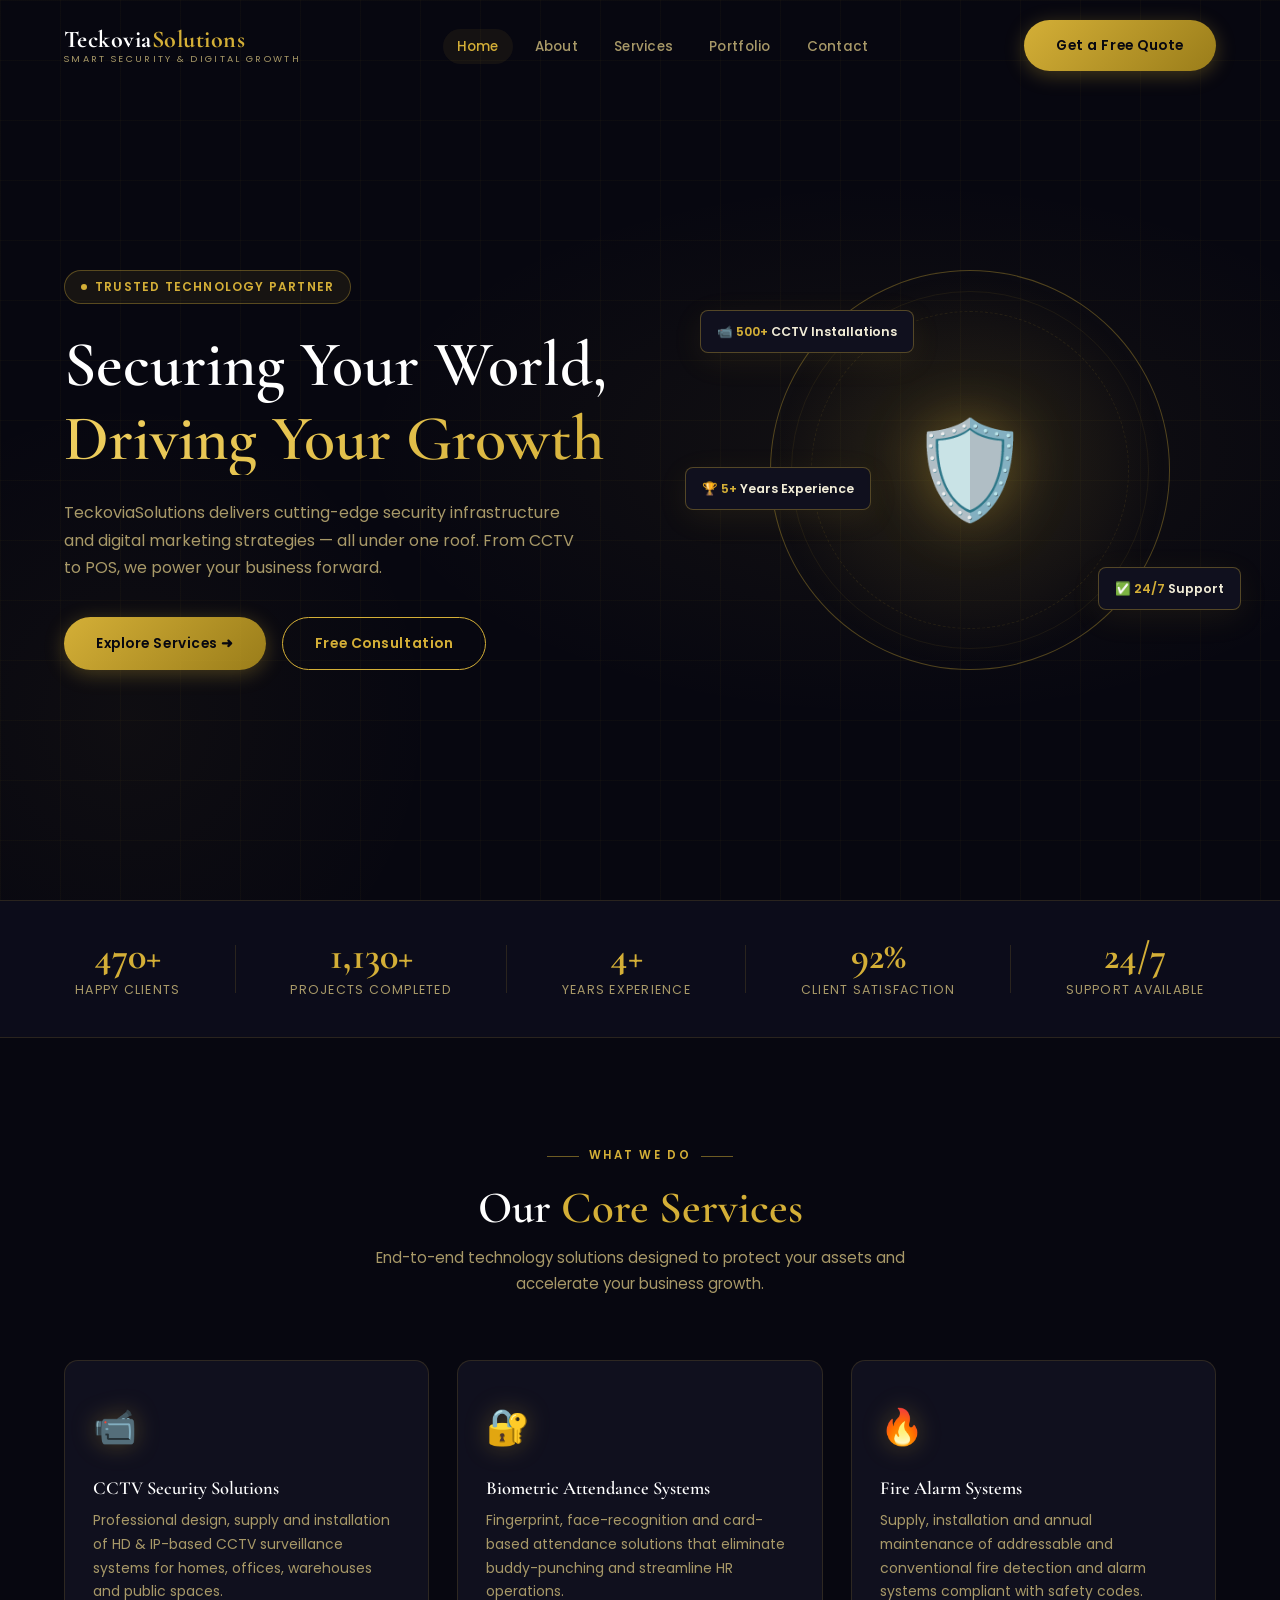
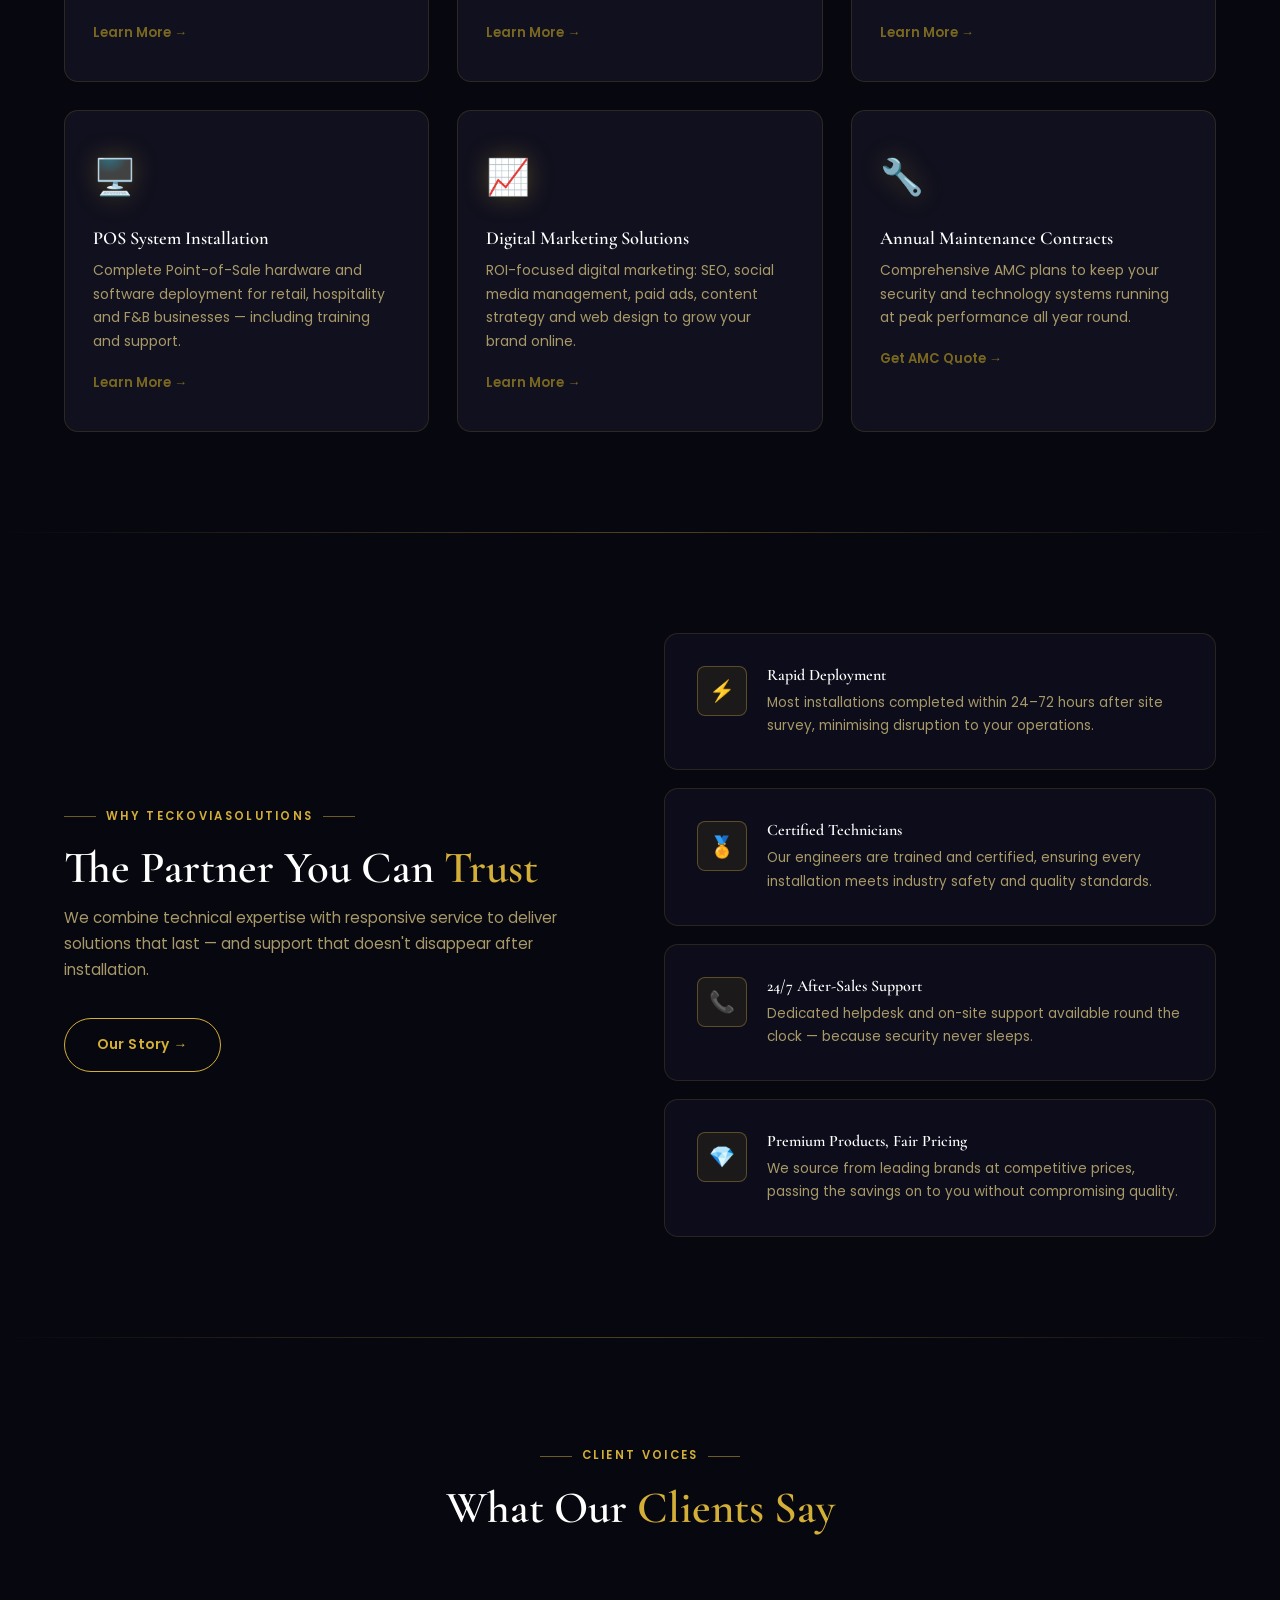
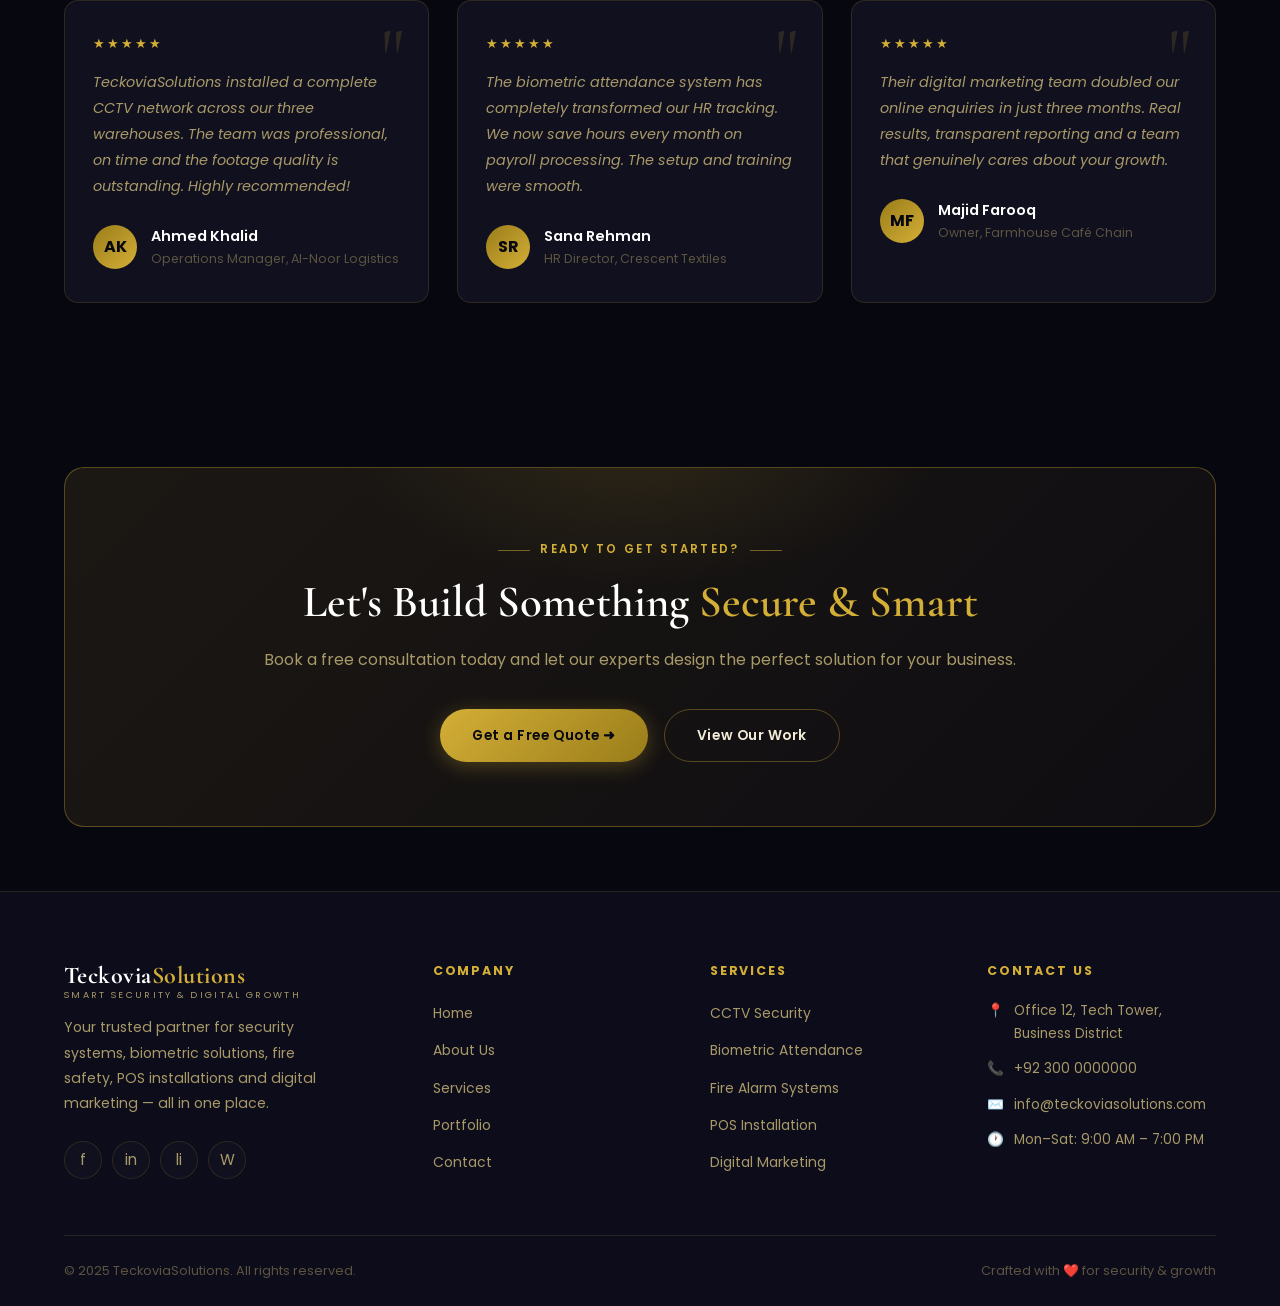
<file: index.html>
<!DOCTYPE html>
<html lang="en">
<head>
  <meta charset="UTF-8" />
  <meta name="viewport" content="width=device-width, initial-scale=1.0" />
  <meta name="description" content="TeckoviaSolutions — Trusted provider of CCTV, Biometric, Fire Alarm, POS systems and Digital Marketing solutions." />
  <title>TeckoviaSolutions — Smart Security & Digital Growth</title>
  <link rel="stylesheet" href="assets/css/style.css" />
  <link rel="icon" href="data:image/svg+xml,<svg xmlns='http://www.w3.org/2000/svg' viewBox='0 0 100 100'><text y='.9em' font-size='90'>🛡️</text></svg>" />
</head>
<body>

  <!-- ══════════════════════════════════════════════
       NAVBAR
  ══════════════════════════════════════════════ -->
  <header class="navbar" id="navbar">
    <div class="container">
      <nav class="nav-inner">
        <a href="index.html" class="nav-logo">
          <span class="nav-logo-main">Teckovia<span>Solutions</span></span>
          <span class="nav-logo-tag">Smart Security &amp; Digital Growth</span>
        </a>
        <ul class="nav-links">
          <li><a href="index.html"    class="nav-link">Home</a></li>
          <li><a href="about.html"    class="nav-link">About</a></li>
          <li><a href="services.html" class="nav-link">Services</a></li>
          <li><a href="portfolio.html"class="nav-link">Portfolio</a></li>
          <li><a href="contact.html"  class="nav-link">Contact</a></li>
        </ul>
        <a href="contact.html" class="btn btn-primary nav-cta">Get a Free Quote</a>
        <button class="nav-toggle" aria-label="Toggle menu">
          <span></span><span></span><span></span>
        </button>
      </nav>
    </div>
    <div class="nav-mobile">
      <a href="index.html"    class="nav-link">Home</a>
      <a href="about.html"    class="nav-link">About</a>
      <a href="services.html" class="nav-link">Services</a>
      <a href="portfolio.html"class="nav-link">Portfolio</a>
      <a href="contact.html"  class="nav-link">Contact</a>
      <a href="contact.html"  class="btn btn-primary" style="margin-top:10px;">Get a Free Quote</a>
    </div>
  </header>

  <!-- ══════════════════════════════════════════════
       HERO
  ══════════════════════════════════════════════ -->
  <section class="hero" id="home">
    <div class="container">
      <div class="hero-grid">
        <!-- Content -->
        <div class="hero-content">
          <div class="hero-tag">
            <span class="hero-tag-dot"></span>
            Trusted Technology Partner
          </div>
          <h1>
            Securing Your World,
            <span class="highlight">Driving Your Growth</span>
          </h1>
          <p class="hero-desc">
            TeckoviaSolutions delivers cutting-edge security infrastructure and digital marketing strategies — all under one roof. From CCTV to POS, we power your business forward.
          </p>
          <div class="hero-btns">
            <a href="services.html" class="btn btn-primary">Explore Services ➜</a>
            <a href="contact.html"  class="btn btn-outline">Free Consultation</a>
          </div>
        </div>
        <!-- Visual -->
        <div class="hero-visual">
          <div class="hero-orb">
            <span class="hero-orb-icon">🛡️</span>
          </div>
          <div class="hero-badge hero-badge-1">📹 <span>500+</span> CCTV Installations</div>
          <div class="hero-badge hero-badge-2">✅ <span>24/7</span> Support</div>
          <div class="hero-badge hero-badge-3">🏆 <span>5+</span> Years Experience</div>
        </div>
      </div>
    </div>
  </section>

  <!-- ══════════════════════════════════════════════
       STATS BAR
  ══════════════════════════════════════════════ -->
  <div class="stats-bar">
    <div class="container">
      <div class="stats-inner">
        <div class="stat-item">
          <div class="stat-value"><span class="counter" data-target="500" data-suffix="+">0+</span></div>
          <div class="stat-label">Happy Clients</div>
        </div>
        <div class="stat-sep"></div>
        <div class="stat-item">
          <div class="stat-value"><span class="counter" data-target="1200" data-suffix="+">0+</span></div>
          <div class="stat-label">Projects Completed</div>
        </div>
        <div class="stat-sep"></div>
        <div class="stat-item">
          <div class="stat-value"><span class="counter" data-target="5" data-suffix="+">0+</span></div>
          <div class="stat-label">Years Experience</div>
        </div>
        <div class="stat-sep"></div>
        <div class="stat-item">
          <div class="stat-value"><span class="counter" data-target="98" data-suffix="%">0%</span></div>
          <div class="stat-label">Client Satisfaction</div>
        </div>
        <div class="stat-sep"></div>
        <div class="stat-item">
          <div class="stat-value">24/7</div>
          <div class="stat-label">Support Available</div>
        </div>
      </div>
    </div>
  </div>

  <!-- ══════════════════════════════════════════════
       SERVICES OVERVIEW
  ══════════════════════════════════════════════ -->
  <section class="section" id="services">
    <div class="container">
      <div class="text-center mb-5">
        <div class="section-label">What We Do</div>
        <h2 class="section-heading reveal">Our <span>Core Services</span></h2>
        <p class="section-sub reveal reveal-delay-1">End-to-end technology solutions designed to protect your assets and accelerate your business growth.</p>
      </div>

      <div class="grid-auto">
        <div class="service-card reveal">
          <span class="service-icon">📹</span>
          <h3>CCTV Security Solutions</h3>
          <p>Professional design, supply and installation of HD & IP-based CCTV surveillance systems for homes, offices, warehouses and public spaces.</p>
          <a href="services.html#cctv" class="service-arrow">Learn More →</a>
        </div>

        <div class="service-card reveal reveal-delay-1">
          <span class="service-icon">🔐</span>
          <h3>Biometric Attendance Systems</h3>
          <p>Fingerprint, face-recognition and card-based attendance solutions that eliminate buddy-punching and streamline HR operations.</p>
          <a href="services.html#biometric" class="service-arrow">Learn More →</a>
        </div>

        <div class="service-card reveal reveal-delay-2">
          <span class="service-icon">🔥</span>
          <h3>Fire Alarm Systems</h3>
          <p>Supply, installation and annual maintenance of addressable and conventional fire detection and alarm systems compliant with safety codes.</p>
          <a href="services.html#fire" class="service-arrow">Learn More →</a>
        </div>

        <div class="service-card reveal reveal-delay-3">
          <span class="service-icon">🖥️</span>
          <h3>POS System Installation</h3>
          <p>Complete Point-of-Sale hardware and software deployment for retail, hospitality and F&amp;B businesses — including training and support.</p>
          <a href="services.html#pos" class="service-arrow">Learn More →</a>
        </div>

        <div class="service-card reveal">
          <span class="service-icon">📈</span>
          <h3>Digital Marketing Solutions</h3>
          <p>ROI-focused digital marketing: SEO, social media management, paid ads, content strategy and web design to grow your brand online.</p>
          <a href="services.html#digital" class="service-arrow">Learn More →</a>
        </div>

        <div class="service-card card-gold reveal reveal-delay-1">
          <span class="service-icon">🔧</span>
          <h3>Annual Maintenance Contracts</h3>
          <p>Comprehensive AMC plans to keep your security and technology systems running at peak performance all year round.</p>
          <a href="contact.html" class="service-arrow">Get AMC Quote →</a>
        </div>
      </div>
    </div>
  </section>

  <hr class="divider" />

  <!-- ══════════════════════════════════════════════
       WHY CHOOSE US
  ══════════════════════════════════════════════ -->
  <section class="section" id="why">
    <div class="container">
      <div class="grid-2">
        <div>
          <div class="section-label">Why TeckoviaSolutions</div>
          <h2 class="section-heading reveal">The Partner You Can <span>Trust</span></h2>
          <p class="section-sub reveal reveal-delay-1" style="margin-bottom:36px;">We combine technical expertise with responsive service to deliver solutions that last — and support that doesn't disappear after installation.</p>
          <a href="about.html" class="btn btn-outline reveal reveal-delay-2">Our Story →</a>
        </div>
        <div style="display:flex;flex-direction:column;gap:18px;">
          <div class="why-card reveal">
            <div class="why-icon">⚡</div>
            <div class="why-text">
              <h4>Rapid Deployment</h4>
              <p>Most installations completed within 24–72 hours after site survey, minimising disruption to your operations.</p>
            </div>
          </div>
          <div class="why-card reveal reveal-delay-1">
            <div class="why-icon">🏅</div>
            <div class="why-text">
              <h4>Certified Technicians</h4>
              <p>Our engineers are trained and certified, ensuring every installation meets industry safety and quality standards.</p>
            </div>
          </div>
          <div class="why-card reveal reveal-delay-2">
            <div class="why-icon">📞</div>
            <div class="why-text">
              <h4>24/7 After-Sales Support</h4>
              <p>Dedicated helpdesk and on-site support available round the clock — because security never sleeps.</p>
            </div>
          </div>
          <div class="why-card reveal reveal-delay-3">
            <div class="why-icon">💎</div>
            <div class="why-text">
              <h4>Premium Products, Fair Pricing</h4>
              <p>We source from leading brands at competitive prices, passing the savings on to you without compromising quality.</p>
            </div>
          </div>
        </div>
      </div>
    </div>
  </section>

  <hr class="divider" />

  <!-- ══════════════════════════════════════════════
       TESTIMONIALS
  ══════════════════════════════════════════════ -->
  <section class="section">
    <div class="container">
      <div class="text-center mb-5">
        <div class="section-label">Client Voices</div>
        <h2 class="section-heading reveal">What Our <span>Clients Say</span></h2>
      </div>
      <div class="grid-3">
        <div class="testimonial-card reveal">
          <div class="stars">★★★★★</div>
          <p class="testimonial-text">TeckoviaSolutions installed a complete CCTV network across our three warehouses. The team was professional, on time and the footage quality is outstanding. Highly recommended!</p>
          <div class="testimonial-author">
            <div class="testimonial-avatar">AK</div>
            <div>
              <div class="testimonial-name">Ahmed Khalid</div>
              <div class="testimonial-role">Operations Manager, Al-Noor Logistics</div>
            </div>
          </div>
        </div>
        <div class="testimonial-card reveal reveal-delay-1">
          <div class="stars">★★★★★</div>
          <p class="testimonial-text">The biometric attendance system has completely transformed our HR tracking. We now save hours every month on payroll processing. The setup and training were smooth.</p>
          <div class="testimonial-author">
            <div class="testimonial-avatar">SR</div>
            <div>
              <div class="testimonial-name">Sana Rehman</div>
              <div class="testimonial-role">HR Director, Crescent Textiles</div>
            </div>
          </div>
        </div>
        <div class="testimonial-card reveal reveal-delay-2">
          <div class="stars">★★★★★</div>
          <p class="testimonial-text">Their digital marketing team doubled our online enquiries in just three months. Real results, transparent reporting and a team that genuinely cares about your growth.</p>
          <div class="testimonial-author">
            <div class="testimonial-avatar">MF</div>
            <div>
              <div class="testimonial-name">Majid Farooq</div>
              <div class="testimonial-role">Owner, Farmhouse Café Chain</div>
            </div>
          </div>
        </div>
      </div>
    </div>
  </section>

  <!-- ══════════════════════════════════════════════
       CTA BANNER
  ══════════════════════════════════════════════ -->
  <section class="section-sm">
    <div class="container">
      <div class="cta-banner reveal">
        <div class="section-label" style="justify-content:center;">Ready to Get Started?</div>
        <h2>Let's Build Something <span class="gold-text">Secure & Smart</span></h2>
        <p>Book a free consultation today and let our experts design the perfect solution for your business.</p>
        <div class="cta-btns">
          <a href="contact.html"  class="btn btn-primary">Get a Free Quote ➜</a>
          <a href="portfolio.html"class="btn btn-ghost">View Our Work</a>
        </div>
      </div>
    </div>
  </section>

  <!-- ══════════════════════════════════════════════
       FOOTER
  ══════════════════════════════════════════════ -->
  <footer class="footer">
    <div class="container">
      <div class="footer-grid">
        <!-- Brand -->
        <div class="footer-brand">
          <a href="index.html" class="nav-logo">
            <span class="nav-logo-main">Teckovia<span>Solutions</span></span>
            <span class="nav-logo-tag">Smart Security &amp; Digital Growth</span>
          </a>
          <p>Your trusted partner for security systems, biometric solutions, fire safety, POS installations and digital marketing — all in one place.</p>
          <div class="social-links">
            <a class="social-link" href="#" aria-label="Facebook">f</a>
            <a class="social-link" href="#" aria-label="Instagram">in</a>
            <a class="social-link" href="#" aria-label="LinkedIn">li</a>
            <a class="social-link" href="#" aria-label="WhatsApp">W</a>
          </div>
        </div>
        <!-- Quick links -->
        <div class="footer-col">
          <h4>Company</h4>
          <ul class="footer-links">
            <li><a href="index.html">Home</a></li>
            <li><a href="about.html">About Us</a></li>
            <li><a href="services.html">Services</a></li>
            <li><a href="portfolio.html">Portfolio</a></li>
            <li><a href="contact.html">Contact</a></li>
          </ul>
        </div>
        <!-- Services -->
        <div class="footer-col">
          <h4>Services</h4>
          <ul class="footer-links">
            <li><a href="services.html#cctv">CCTV Security</a></li>
            <li><a href="services.html#biometric">Biometric Attendance</a></li>
            <li><a href="services.html#fire">Fire Alarm Systems</a></li>
            <li><a href="services.html#pos">POS Installation</a></li>
            <li><a href="services.html#digital">Digital Marketing</a></li>
          </ul>
        </div>
        <!-- Contact -->
        <div class="footer-col">
          <h4>Contact Us</h4>
          <div class="footer-contact-item"><span>📍</span><span>Office 12, Tech Tower, Business District</span></div>
          <div class="footer-contact-item"><span>📞</span><span>+92 300 0000000</span></div>
          <div class="footer-contact-item"><span>✉️</span><span>info@teckoviasolutions.com</span></div>
          <div class="footer-contact-item"><span>🕐</span><span>Mon–Sat: 9:00 AM – 7:00 PM</span></div>
        </div>
      </div>
    </div>
    <div class="container">
      <div class="footer-bottom">
        <p>© 2025 TeckoviaSolutions. All rights reserved.</p>
        <p>Crafted with ❤️ for security &amp; growth</p>
      </div>
    </div>
  </footer>

  <!-- Back to top -->
  <button class="back-to-top" aria-label="Back to top">↑</button>

  <script src="assets/js/main.js"></script>
</body>
</html>
</file>
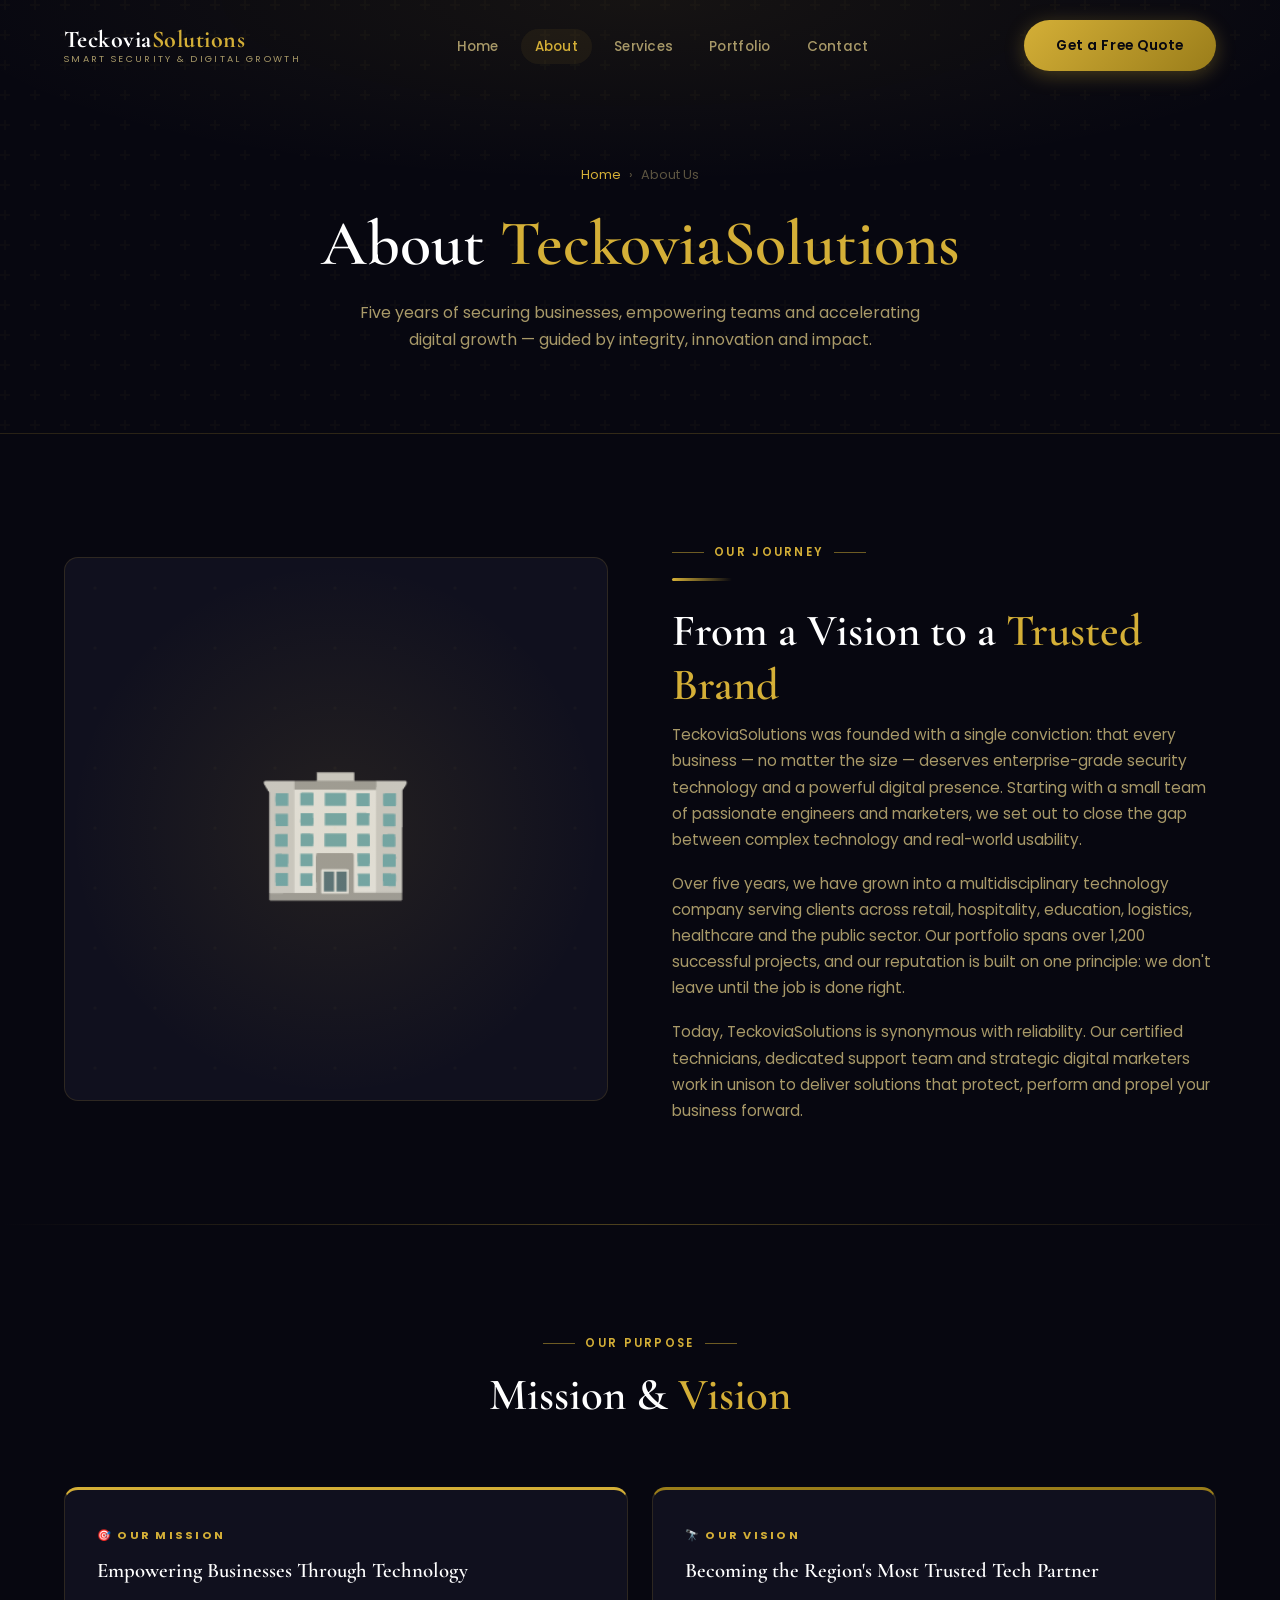
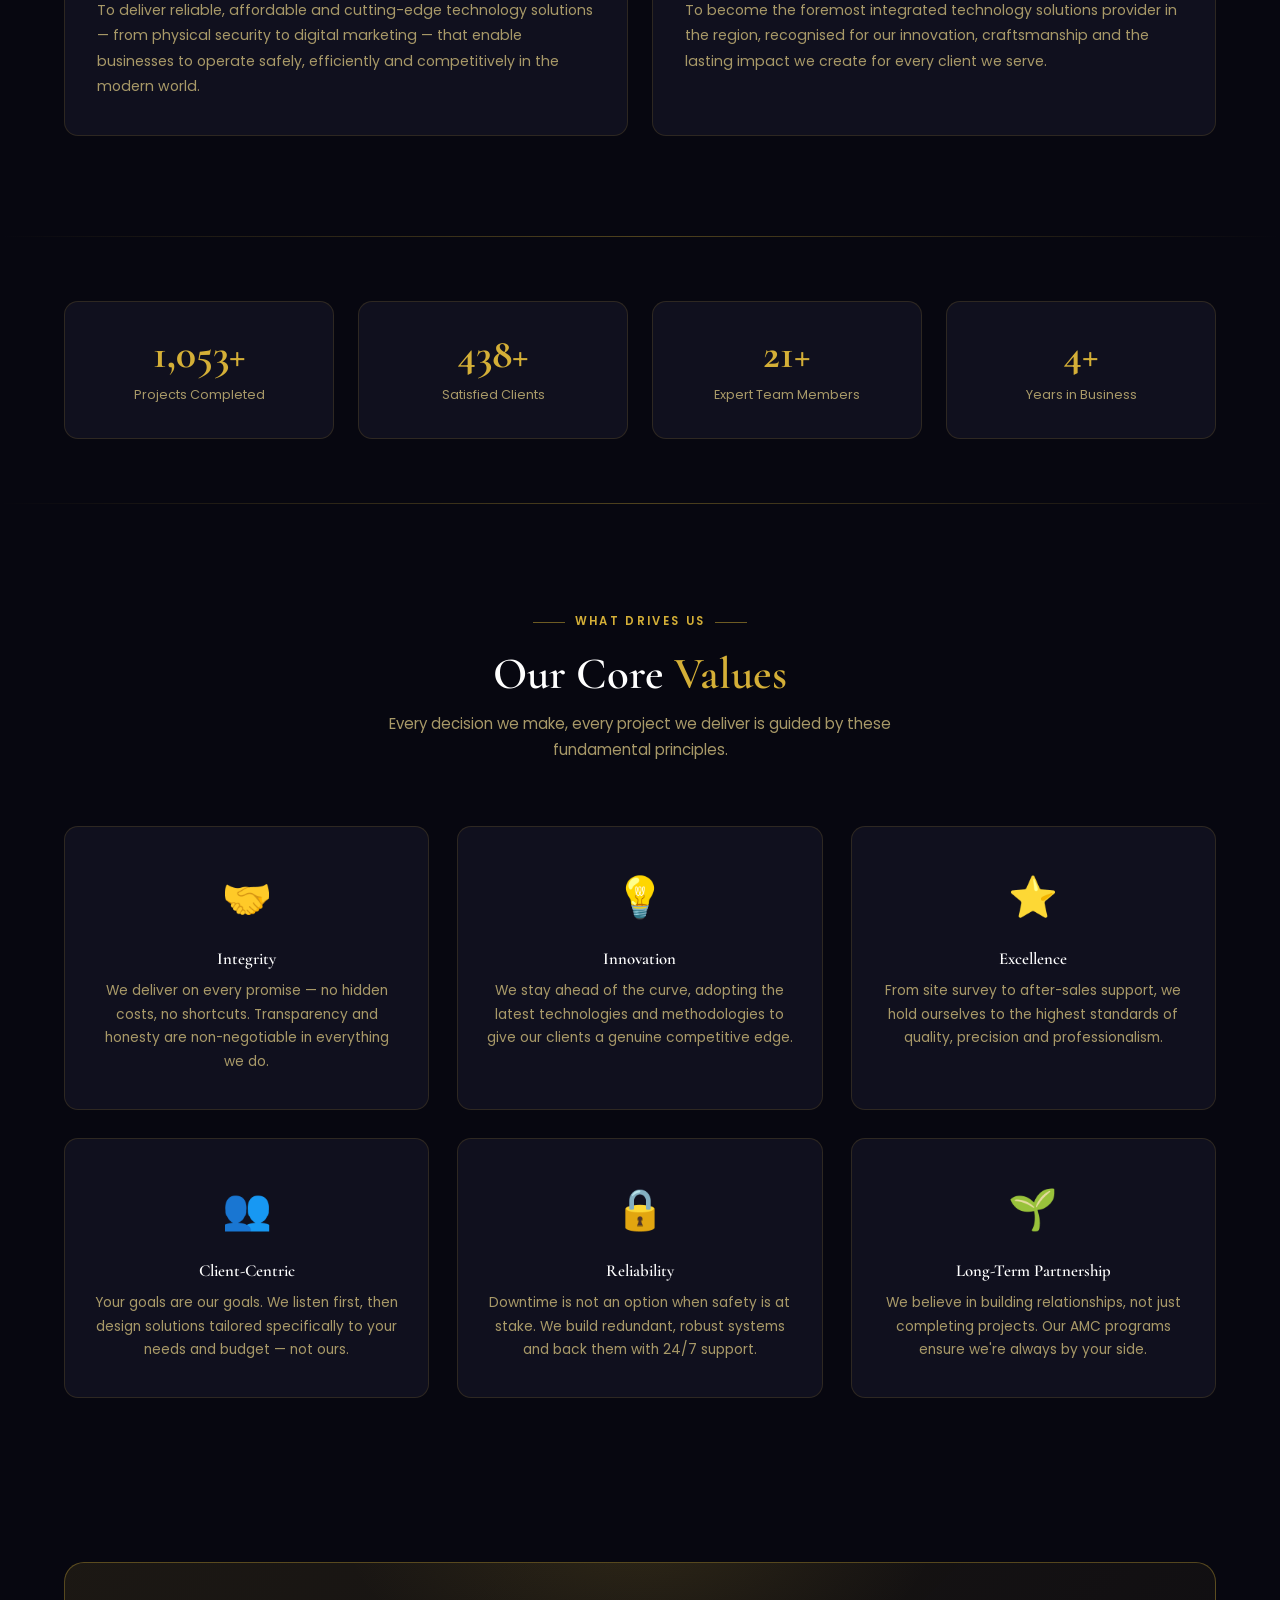
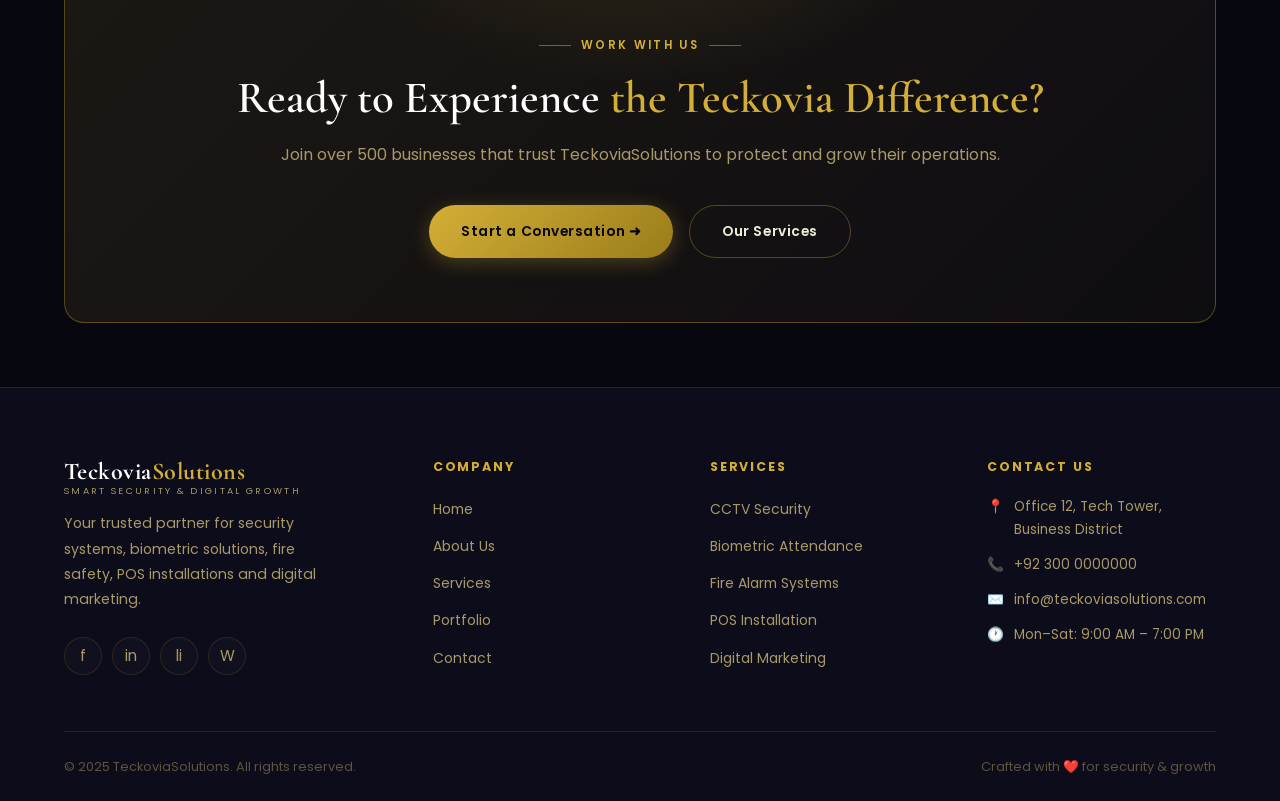
<file: about.html>
<!DOCTYPE html>
<html lang="en">
<head>
  <meta charset="UTF-8" />
  <meta name="viewport" content="width=device-width, initial-scale=1.0" />
  <meta name="description" content="About TeckoviaSolutions — Our story, mission, vision and the values that drive everything we do." />
  <title>About Us — TeckoviaSolutions</title>
  <link rel="stylesheet" href="assets/css/style.css" />
  <link rel="icon" href="data:image/svg+xml,<svg xmlns='http://www.w3.org/2000/svg' viewBox='0 0 100 100'><text y='.9em' font-size='90'>🛡️</text></svg>" />
</head>
<body>

  <!-- ══════════════════════════════════════════════
       NAVBAR
  ══════════════════════════════════════════════ -->
  <header class="navbar" id="navbar">
    <div class="container">
      <nav class="nav-inner">
        <a href="index.html" class="nav-logo">
          <span class="nav-logo-main">Teckovia<span>Solutions</span></span>
          <span class="nav-logo-tag">Smart Security &amp; Digital Growth</span>
        </a>
        <ul class="nav-links">
          <li><a href="index.html"    class="nav-link">Home</a></li>
          <li><a href="about.html"    class="nav-link">About</a></li>
          <li><a href="services.html" class="nav-link">Services</a></li>
          <li><a href="portfolio.html"class="nav-link">Portfolio</a></li>
          <li><a href="contact.html"  class="nav-link">Contact</a></li>
        </ul>
        <a href="contact.html" class="btn btn-primary nav-cta">Get a Free Quote</a>
        <button class="nav-toggle" aria-label="Toggle menu">
          <span></span><span></span><span></span>
        </button>
      </nav>
    </div>
    <div class="nav-mobile">
      <a href="index.html"    class="nav-link">Home</a>
      <a href="about.html"    class="nav-link">About</a>
      <a href="services.html" class="nav-link">Services</a>
      <a href="portfolio.html"class="nav-link">Portfolio</a>
      <a href="contact.html"  class="nav-link">Contact</a>
      <a href="contact.html"  class="btn btn-primary" style="margin-top:10px;">Get a Free Quote</a>
    </div>
  </header>

  <!-- ══════════════════════════════════════════════
       PAGE HERO
  ══════════════════════════════════════════════ -->
  <section class="page-hero">
    <div class="container">
      <div class="page-hero-content">
        <nav class="breadcrumb">
          <a href="index.html">Home</a>
          <span class="breadcrumb-sep">›</span>
          <span>About Us</span>
        </nav>
        <h1>About <span class="gold-text">TeckoviaSolutions</span></h1>
        <p>Five years of securing businesses, empowering teams and accelerating digital growth — guided by integrity, innovation and impact.</p>
      </div>
    </div>
  </section>

  <!-- ══════════════════════════════════════════════
       OUR STORY
  ══════════════════════════════════════════════ -->
  <section class="section">
    <div class="container">
      <div class="story-grid">
        <div class="story-visual">
          🏢
        </div>
        <div>
          <div class="section-label">Our Journey</div>
          <span class="gold-line"></span>
          <h2 class="section-heading reveal">From a Vision to a <span>Trusted Brand</span></h2>
          <p class="reveal reveal-delay-1" style="margin-bottom:18px;">
            TeckoviaSolutions was founded with a single conviction: that every business — no matter the size — deserves enterprise-grade security technology and a powerful digital presence. Starting with a small team of passionate engineers and marketers, we set out to close the gap between complex technology and real-world usability.
          </p>
          <p class="reveal reveal-delay-2" style="margin-bottom:18px;">
            Over five years, we have grown into a multidisciplinary technology company serving clients across retail, hospitality, education, logistics, healthcare and the public sector. Our portfolio spans over 1,200 successful projects, and our reputation is built on one principle: we don't leave until the job is done right.
          </p>
          <p class="reveal reveal-delay-3">
            Today, TeckoviaSolutions is synonymous with reliability. Our certified technicians, dedicated support team and strategic digital marketers work in unison to deliver solutions that protect, perform and propel your business forward.
          </p>
        </div>
      </div>
    </div>
  </section>

  <hr class="divider" />

  <!-- ══════════════════════════════════════════════
       MISSION & VISION
  ══════════════════════════════════════════════ -->
  <section class="section">
    <div class="container">
      <div class="text-center mb-5">
        <div class="section-label">Our Purpose</div>
        <h2 class="section-heading reveal">Mission &amp; <span>Vision</span></h2>
      </div>
      <div class="mission-vision-grid">
        <div class="mv-card mission reveal">
          <div class="mv-label">🎯 Our Mission</div>
          <h3>Empowering Businesses Through Technology</h3>
          <p>To deliver reliable, affordable and cutting-edge technology solutions — from physical security to digital marketing — that enable businesses to operate safely, efficiently and competitively in the modern world.</p>
        </div>
        <div class="mv-card vision reveal reveal-delay-1">
          <div class="mv-label">🔭 Our Vision</div>
          <h3>Becoming the Region's Most Trusted Tech Partner</h3>
          <p>To become the foremost integrated technology solutions provider in the region, recognised for our innovation, craftsmanship and the lasting impact we create for every client we serve.</p>
        </div>
      </div>
    </div>
  </section>

  <hr class="divider" />

  <!-- ══════════════════════════════════════════════
       ABOUT STATS
  ══════════════════════════════════════════════ -->
  <section class="section-sm">
    <div class="container">
      <div class="about-stats">
        <div class="about-stat reveal">
          <div class="about-stat-value"><span class="counter" data-target="1200" data-suffix="+">0+</span></div>
          <div class="about-stat-label">Projects Completed</div>
        </div>
        <div class="about-stat reveal reveal-delay-1">
          <div class="about-stat-value"><span class="counter" data-target="500" data-suffix="+">0+</span></div>
          <div class="about-stat-label">Satisfied Clients</div>
        </div>
        <div class="about-stat reveal reveal-delay-2">
          <div class="about-stat-value"><span class="counter" data-target="25" data-suffix="+">0+</span></div>
          <div class="about-stat-label">Expert Team Members</div>
        </div>
        <div class="about-stat reveal reveal-delay-3">
          <div class="about-stat-value"><span class="counter" data-target="5" data-suffix="+">0+</span></div>
          <div class="about-stat-label">Years in Business</div>
        </div>
      </div>
    </div>
  </section>

  <hr class="divider" />

  <!-- ══════════════════════════════════════════════
       CORE VALUES
  ══════════════════════════════════════════════ -->
  <section class="section">
    <div class="container">
      <div class="text-center mb-5">
        <div class="section-label">What Drives Us</div>
        <h2 class="section-heading reveal">Our Core <span>Values</span></h2>
        <p class="section-sub reveal reveal-delay-1">Every decision we make, every project we deliver is guided by these fundamental principles.</p>
      </div>
      <div class="grid-3">
        <div class="value-card reveal">
          <span class="value-icon">🤝</span>
          <h3>Integrity</h3>
          <p>We deliver on every promise — no hidden costs, no shortcuts. Transparency and honesty are non-negotiable in everything we do.</p>
        </div>
        <div class="value-card reveal reveal-delay-1">
          <span class="value-icon">💡</span>
          <h3>Innovation</h3>
          <p>We stay ahead of the curve, adopting the latest technologies and methodologies to give our clients a genuine competitive edge.</p>
        </div>
        <div class="value-card reveal reveal-delay-2">
          <span class="value-icon">⭐</span>
          <h3>Excellence</h3>
          <p>From site survey to after-sales support, we hold ourselves to the highest standards of quality, precision and professionalism.</p>
        </div>
        <div class="value-card reveal">
          <span class="value-icon">👥</span>
          <h3>Client-Centric</h3>
          <p>Your goals are our goals. We listen first, then design solutions tailored specifically to your needs and budget — not ours.</p>
        </div>
        <div class="value-card reveal reveal-delay-1">
          <span class="value-icon">🔒</span>
          <h3>Reliability</h3>
          <p>Downtime is not an option when safety is at stake. We build redundant, robust systems and back them with 24/7 support.</p>
        </div>
        <div class="value-card reveal reveal-delay-2">
          <span class="value-icon">🌱</span>
          <h3>Long-Term Partnership</h3>
          <p>We believe in building relationships, not just completing projects. Our AMC programs ensure we're always by your side.</p>
        </div>
      </div>
    </div>
  </section>

  <!-- ══════════════════════════════════════════════
       CTA
  ══════════════════════════════════════════════ -->
  <section class="section-sm">
    <div class="container">
      <div class="cta-banner reveal">
        <div class="section-label" style="justify-content:center;">Work With Us</div>
        <h2>Ready to Experience <span class="gold-text">the Teckovia Difference?</span></h2>
        <p>Join over 500 businesses that trust TeckoviaSolutions to protect and grow their operations.</p>
        <div class="cta-btns">
          <a href="contact.html"  class="btn btn-primary">Start a Conversation ➜</a>
          <a href="services.html" class="btn btn-ghost">Our Services</a>
        </div>
      </div>
    </div>
  </section>

  <!-- ══════════════════════════════════════════════
       FOOTER
  ══════════════════════════════════════════════ -->
  <footer class="footer">
    <div class="container">
      <div class="footer-grid">
        <div class="footer-brand">
          <a href="index.html" class="nav-logo">
            <span class="nav-logo-main">Teckovia<span>Solutions</span></span>
            <span class="nav-logo-tag">Smart Security &amp; Digital Growth</span>
          </a>
          <p>Your trusted partner for security systems, biometric solutions, fire safety, POS installations and digital marketing.</p>
          <div class="social-links">
            <a class="social-link" href="#" aria-label="Facebook">f</a>
            <a class="social-link" href="#" aria-label="Instagram">in</a>
            <a class="social-link" href="#" aria-label="LinkedIn">li</a>
            <a class="social-link" href="#" aria-label="WhatsApp">W</a>
          </div>
        </div>
        <div class="footer-col">
          <h4>Company</h4>
          <ul class="footer-links">
            <li><a href="index.html">Home</a></li>
            <li><a href="about.html">About Us</a></li>
            <li><a href="services.html">Services</a></li>
            <li><a href="portfolio.html">Portfolio</a></li>
            <li><a href="contact.html">Contact</a></li>
          </ul>
        </div>
        <div class="footer-col">
          <h4>Services</h4>
          <ul class="footer-links">
            <li><a href="services.html#cctv">CCTV Security</a></li>
            <li><a href="services.html#biometric">Biometric Attendance</a></li>
            <li><a href="services.html#fire">Fire Alarm Systems</a></li>
            <li><a href="services.html#pos">POS Installation</a></li>
            <li><a href="services.html#digital">Digital Marketing</a></li>
          </ul>
        </div>
        <div class="footer-col">
          <h4>Contact Us</h4>
          <div class="footer-contact-item"><span>📍</span><span>Office 12, Tech Tower, Business District</span></div>
          <div class="footer-contact-item"><span>📞</span><span>+92 300 0000000</span></div>
          <div class="footer-contact-item"><span>✉️</span><span>info@teckoviasolutions.com</span></div>
          <div class="footer-contact-item"><span>🕐</span><span>Mon–Sat: 9:00 AM – 7:00 PM</span></div>
        </div>
      </div>
    </div>
    <div class="container">
      <div class="footer-bottom">
        <p>© 2025 TeckoviaSolutions. All rights reserved.</p>
        <p>Crafted with ❤️ for security &amp; growth</p>
      </div>
    </div>
  </footer>

  <button class="back-to-top" aria-label="Back to top">↑</button>
  <script src="assets/js/main.js"></script>
</body>
</html>
</file>
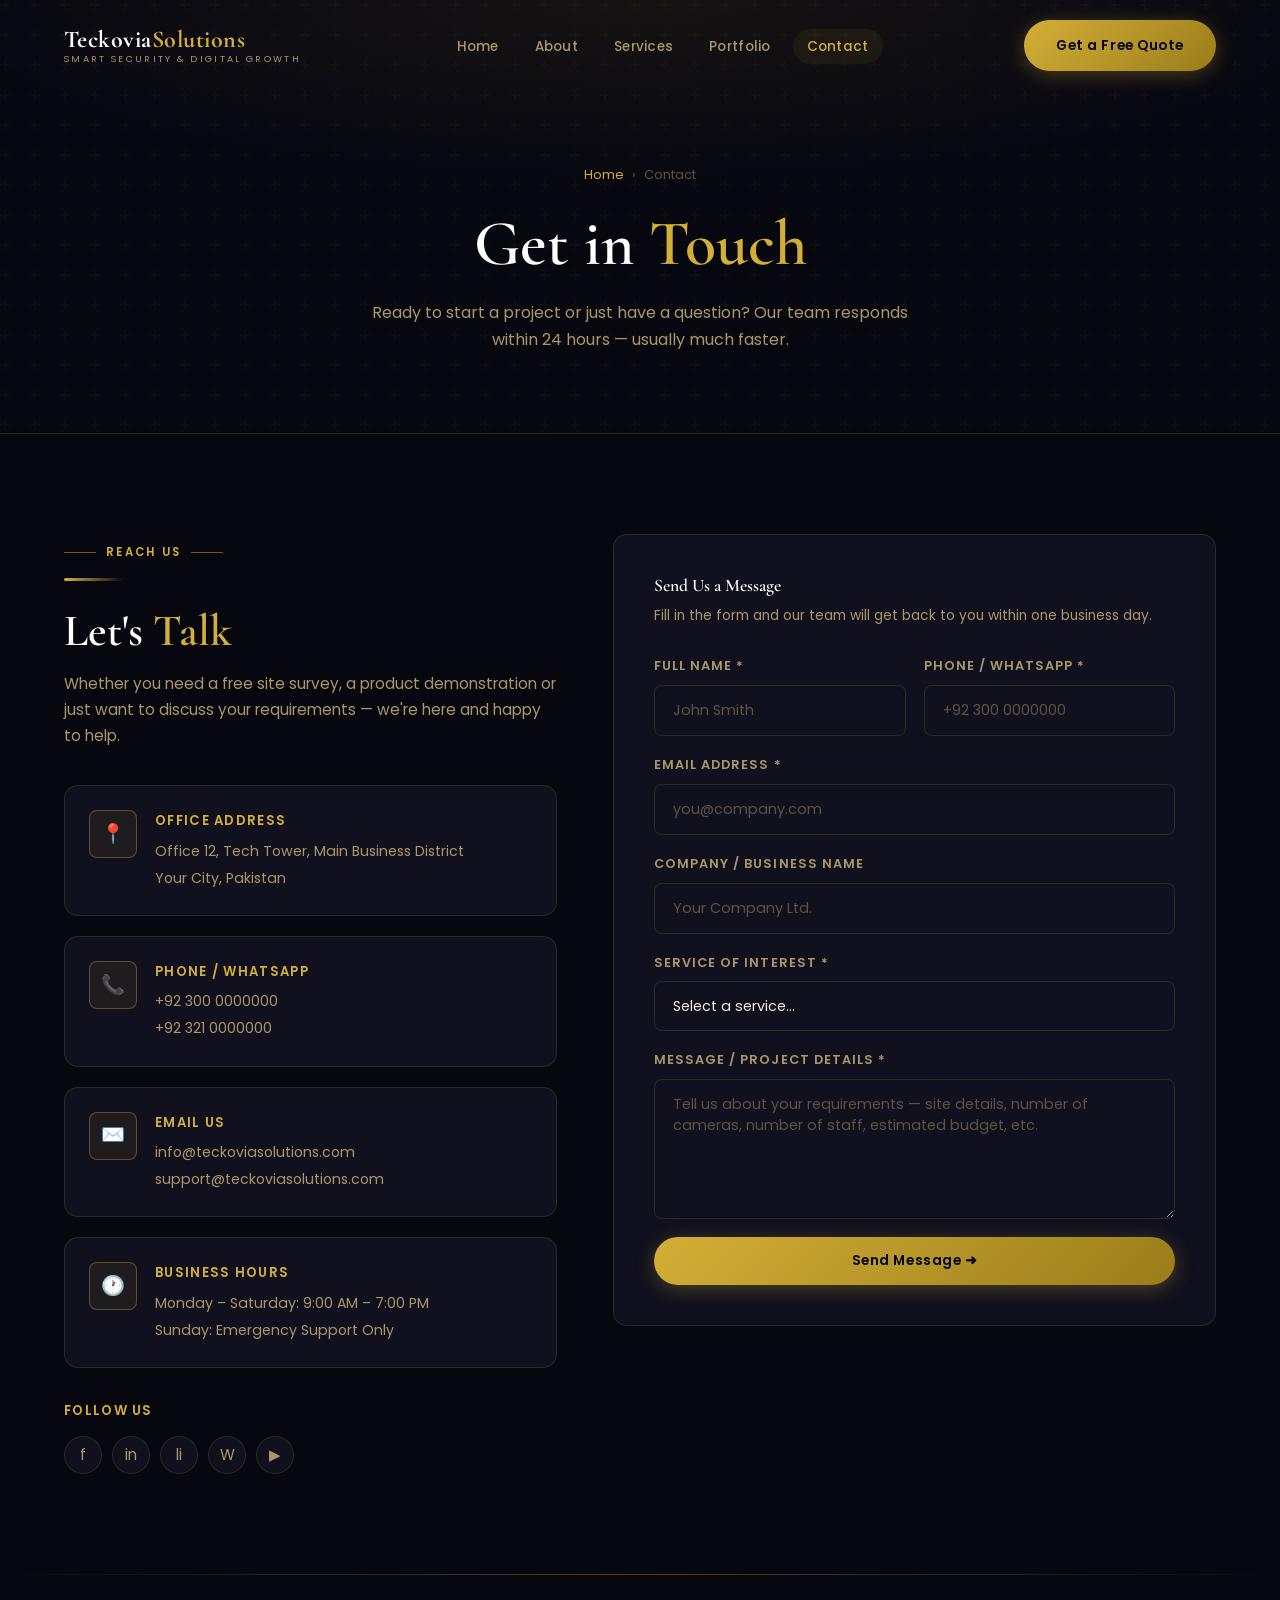
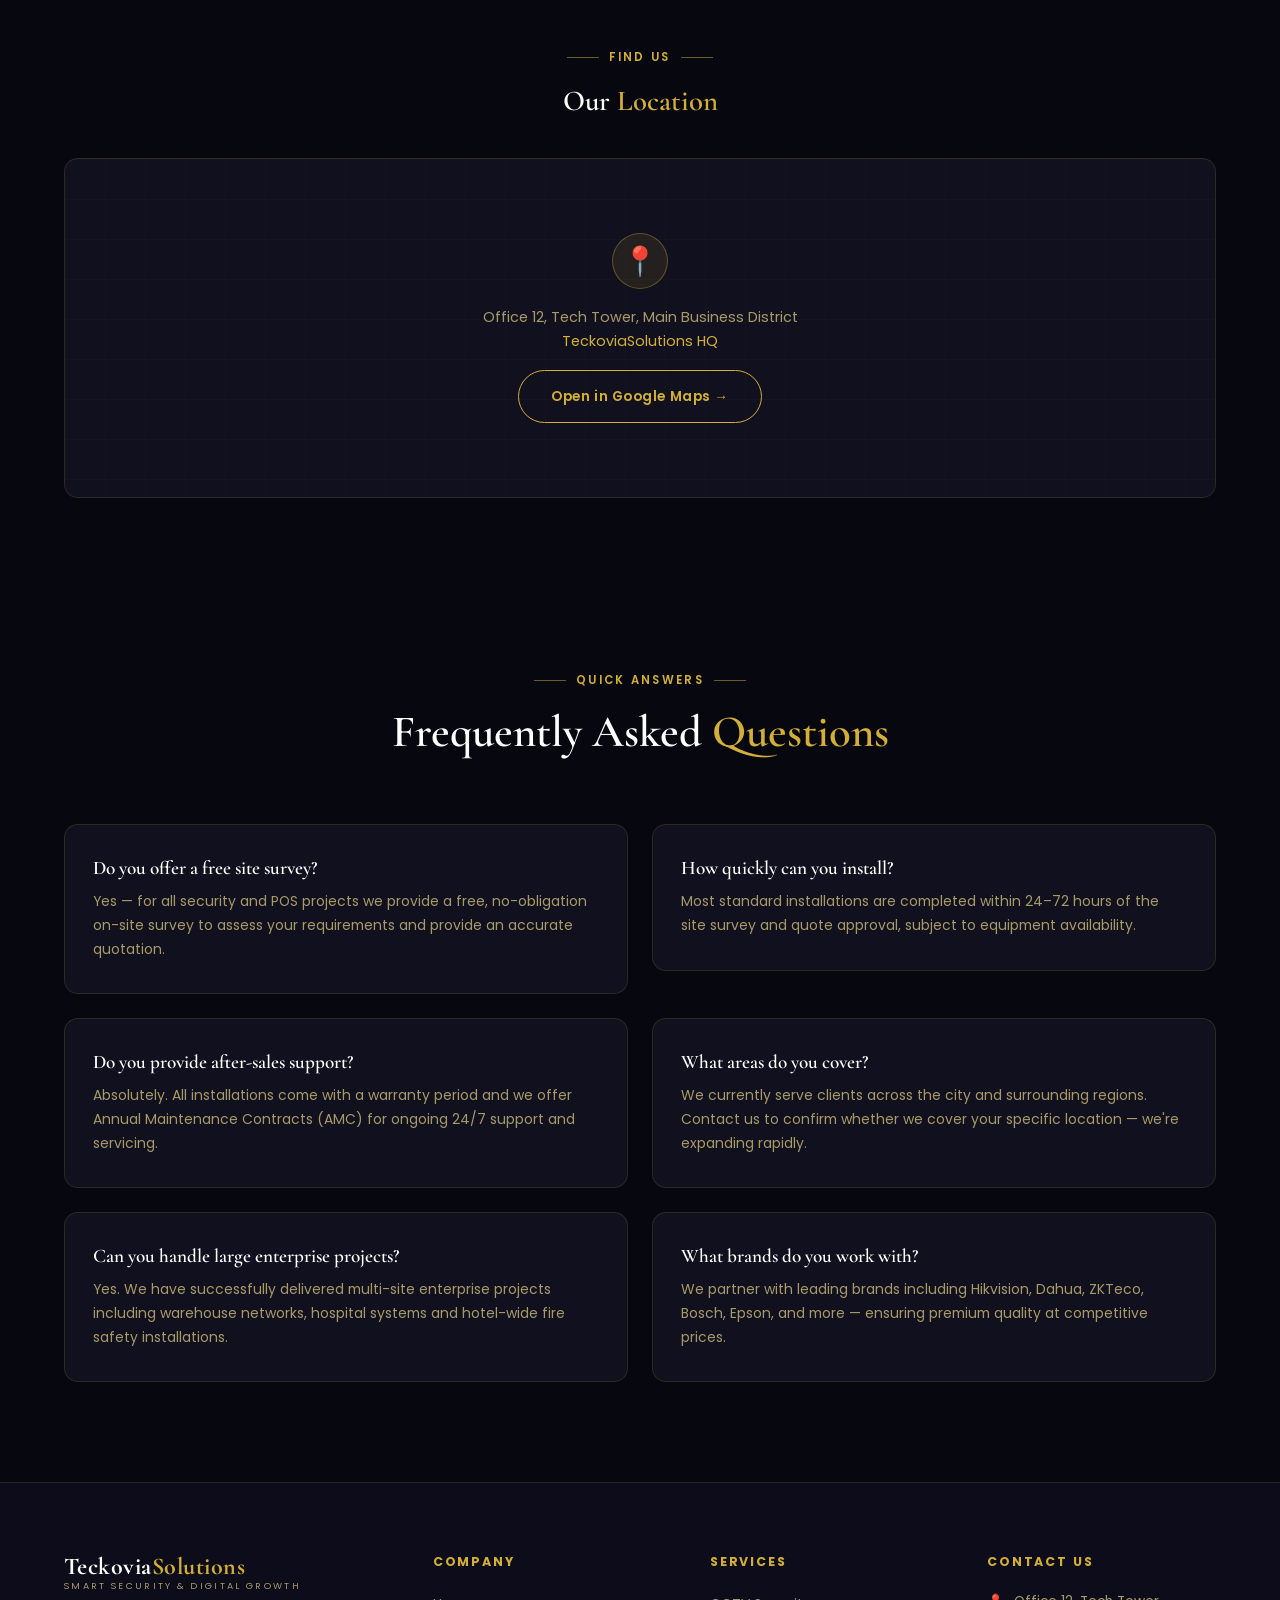
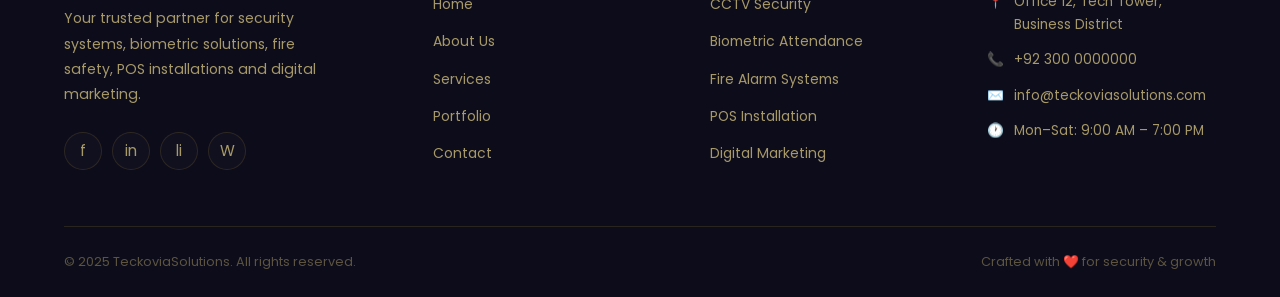
<file: contact.html>
<!DOCTYPE html>
<html lang="en">
<head>
  <meta charset="UTF-8" />
  <meta name="viewport" content="width=device-width, initial-scale=1.0" />
  <meta name="description" content="Contact TeckoviaSolutions — Get a free quote for CCTV, Biometric, Fire Alarm, POS or Digital Marketing services." />
  <title>Contact Us — TeckoviaSolutions</title>
  <link rel="stylesheet" href="assets/css/style.css" />
  <link rel="icon" href="data:image/svg+xml,<svg xmlns='http://www.w3.org/2000/svg' viewBox='0 0 100 100'><text y='.9em' font-size='90'>🛡️</text></svg>" />
</head>
<body>

  <!-- ══════════════════════════════════════════════
       NAVBAR
  ══════════════════════════════════════════════ -->
  <header class="navbar" id="navbar">
    <div class="container">
      <nav class="nav-inner">
        <a href="index.html" class="nav-logo">
          <span class="nav-logo-main">Teckovia<span>Solutions</span></span>
          <span class="nav-logo-tag">Smart Security &amp; Digital Growth</span>
        </a>
        <ul class="nav-links">
          <li><a href="index.html"    class="nav-link">Home</a></li>
          <li><a href="about.html"    class="nav-link">About</a></li>
          <li><a href="services.html" class="nav-link">Services</a></li>
          <li><a href="portfolio.html"class="nav-link">Portfolio</a></li>
          <li><a href="contact.html"  class="nav-link">Contact</a></li>
        </ul>
        <a href="contact.html" class="btn btn-primary nav-cta">Get a Free Quote</a>
        <button class="nav-toggle" aria-label="Toggle menu">
          <span></span><span></span><span></span>
        </button>
      </nav>
    </div>
    <div class="nav-mobile">
      <a href="index.html"    class="nav-link">Home</a>
      <a href="about.html"    class="nav-link">About</a>
      <a href="services.html" class="nav-link">Services</a>
      <a href="portfolio.html"class="nav-link">Portfolio</a>
      <a href="contact.html"  class="nav-link">Contact</a>
      <a href="contact.html"  class="btn btn-primary" style="margin-top:10px;">Get a Free Quote</a>
    </div>
  </header>

  <!-- ══════════════════════════════════════════════
       PAGE HERO
  ══════════════════════════════════════════════ -->
  <section class="page-hero">
    <div class="container">
      <div class="page-hero-content">
        <nav class="breadcrumb">
          <a href="index.html">Home</a>
          <span class="breadcrumb-sep">›</span>
          <span>Contact</span>
        </nav>
        <h1>Get in <span class="gold-text">Touch</span></h1>
        <p>Ready to start a project or just have a question? Our team responds within 24 hours — usually much faster.</p>
      </div>
    </div>
  </section>

  <!-- ══════════════════════════════════════════════
       CONTACT SECTION
  ══════════════════════════════════════════════ -->
  <section class="section">
    <div class="container">
      <div class="contact-grid">

        <!-- Left: Contact Info -->
        <div>
          <div class="section-label">Reach Us</div>
          <span class="gold-line"></span>
          <h2 class="section-heading reveal" style="margin-bottom:12px;">Let's <span>Talk</span></h2>
          <p class="reveal reveal-delay-1" style="margin-bottom:36px;">Whether you need a free site survey, a product demonstration or just want to discuss your requirements — we're here and happy to help.</p>

          <div class="contact-info-item reveal">
            <div class="contact-info-icon">📍</div>
            <div class="contact-info-text">
              <strong>Office Address</strong>
              <span>Office 12, Tech Tower, Main Business District<br>Your City, Pakistan</span>
            </div>
          </div>

          <div class="contact-info-item reveal reveal-delay-1">
            <div class="contact-info-icon">📞</div>
            <div class="contact-info-text">
              <strong>Phone / WhatsApp</strong>
              <span>+92 300 0000000<br>+92 321 0000000</span>
            </div>
          </div>

          <div class="contact-info-item reveal reveal-delay-2">
            <div class="contact-info-icon">✉️</div>
            <div class="contact-info-text">
              <strong>Email Us</strong>
              <span>info@teckoviasolutions.com<br>support@teckoviasolutions.com</span>
            </div>
          </div>

          <div class="contact-info-item reveal reveal-delay-3">
            <div class="contact-info-icon">🕐</div>
            <div class="contact-info-text">
              <strong>Business Hours</strong>
              <span>Monday – Saturday: 9:00 AM – 7:00 PM<br>Sunday: Emergency Support Only</span>
            </div>
          </div>

          <!-- Social -->
          <div class="reveal" style="margin-top:32px;">
            <p style="font-size:0.82rem;font-weight:600;text-transform:uppercase;letter-spacing:0.1em;color:var(--gold);margin-bottom:14px;">Follow Us</p>
            <div class="social-links">
              <a class="social-link" href="#" aria-label="Facebook" title="Facebook">f</a>
              <a class="social-link" href="#" aria-label="Instagram" title="Instagram">in</a>
              <a class="social-link" href="#" aria-label="LinkedIn" title="LinkedIn">li</a>
              <a class="social-link" href="#" aria-label="WhatsApp" title="WhatsApp">W</a>
              <a class="social-link" href="#" aria-label="YouTube" title="YouTube">▶</a>
            </div>
          </div>
        </div>

        <!-- Right: Contact Form -->
        <div class="reveal reveal-delay-1">
          <div class="card" style="padding:40px;">
            <h3 style="margin-bottom:8px;">Send Us a Message</h3>
            <p style="font-size:0.86rem;margin-bottom:28px;">Fill in the form and our team will get back to you within one business day.</p>

            <form class="contact-form" novalidate>
              <div class="form-row">
                <div class="form-group">
                  <label class="form-label" for="cf-name">Full Name *</label>
                  <input class="form-input" type="text" id="cf-name" name="name" placeholder="John Smith" required />
                </div>
                <div class="form-group">
                  <label class="form-label" for="cf-phone">Phone / WhatsApp *</label>
                  <input class="form-input" type="tel" id="cf-phone" name="phone" placeholder="+92 300 0000000" required />
                </div>
              </div>

              <div class="form-group">
                <label class="form-label" for="cf-email">Email Address *</label>
                <input class="form-input" type="email" id="cf-email" name="email" placeholder="you@company.com" required />
              </div>

              <div class="form-group">
                <label class="form-label" for="cf-company">Company / Business Name</label>
                <input class="form-input" type="text" id="cf-company" name="company" placeholder="Your Company Ltd." />
              </div>

              <div class="form-group">
                <label class="form-label" for="cf-service">Service of Interest *</label>
                <select class="form-select" id="cf-service" name="service" required>
                  <option value="" disabled selected>Select a service…</option>
                  <option value="cctv">CCTV Security Solutions</option>
                  <option value="biometric">Biometric Attendance System</option>
                  <option value="fire">Fire Alarm System</option>
                  <option value="pos">POS System Installation</option>
                  <option value="digital">Digital Marketing Solutions</option>
                  <option value="amc">Annual Maintenance Contract (AMC)</option>
                  <option value="other">Other / General Enquiry</option>
                </select>
              </div>

              <div class="form-group">
                <label class="form-label" for="cf-message">Message / Project Details *</label>
                <textarea class="form-textarea" id="cf-message" name="message" placeholder="Tell us about your requirements — site details, number of cameras, number of staff, estimated budget, etc." required></textarea>
              </div>

              <div class="form-success">
                ✅ Thank you! Your message has been received. We'll be in touch within 24 hours.
              </div>

              <button type="submit" class="btn btn-primary" style="width:100%;justify-content:center;">
                Send Message ➜
              </button>
            </form>
          </div>
        </div>
      </div>
    </div>
  </section>

  <hr class="divider" />

  <!-- ══════════════════════════════════════════════
       MAP PLACEHOLDER
  ══════════════════════════════════════════════ -->
  <section class="section-sm">
    <div class="container">
      <div class="text-center mb-4">
        <div class="section-label">Find Us</div>
        <h3 class="reveal">Our <span class="gold-text">Location</span></h3>
      </div>
      <div class="reveal" style="
        background: var(--bg-card);
        border: 1px solid var(--border);
        border-radius: var(--radius);
        height: 340px;
        display: flex;
        flex-direction: column;
        align-items: center;
        justify-content: center;
        gap: 16px;
        margin-top: 32px;
        position: relative;
        overflow: hidden;
      ">
        <div style="
          position: absolute;
          inset: 0;
          background:
            linear-gradient(rgba(212,175,55,0.03) 1px, transparent 1px),
            linear-gradient(90deg, rgba(212,175,55,0.03) 1px, transparent 1px);
          background-size: 40px 40px;
        "></div>
        <div style="
          width: 56px;
          height: 56px;
          background: rgba(212,175,55,0.1);
          border: 1px solid var(--border-bright);
          border-radius: 50%;
          display: flex;
          align-items: center;
          justify-content: center;
          font-size: 1.8rem;
          position: relative;
          z-index: 1;
        ">📍</div>
        <p style="font-size:0.9rem;text-align:center;position:relative;z-index:1;max-width:320px;">
          Office 12, Tech Tower, Main Business District<br>
          <span style="color:var(--gold);">TeckoviaSolutions HQ</span>
        </p>
        <a href="https://maps.google.com" target="_blank" rel="noopener noreferrer" class="btn btn-outline" style="position:relative;z-index:1;">Open in Google Maps →</a>
      </div>
    </div>
  </section>

  <!-- ══════════════════════════════════════════════
       FAQ QUICK SECTION
  ══════════════════════════════════════════════ -->
  <section class="section">
    <div class="container">
      <div class="text-center mb-5">
        <div class="section-label">Quick Answers</div>
        <h2 class="section-heading reveal">Frequently Asked <span>Questions</span></h2>
      </div>
      <div class="grid-2" style="align-items:start;gap:24px;">
        <div class="card reveal">
          <h4 style="margin-bottom:10px;">Do you offer a free site survey?</h4>
          <p style="font-size:0.87rem;">Yes — for all security and POS projects we provide a free, no-obligation on-site survey to assess your requirements and provide an accurate quotation.</p>
        </div>
        <div class="card reveal reveal-delay-1">
          <h4 style="margin-bottom:10px;">How quickly can you install?</h4>
          <p style="font-size:0.87rem;">Most standard installations are completed within 24–72 hours of the site survey and quote approval, subject to equipment availability.</p>
        </div>
        <div class="card reveal">
          <h4 style="margin-bottom:10px;">Do you provide after-sales support?</h4>
          <p style="font-size:0.87rem;">Absolutely. All installations come with a warranty period and we offer Annual Maintenance Contracts (AMC) for ongoing 24/7 support and servicing.</p>
        </div>
        <div class="card reveal reveal-delay-1">
          <h4 style="margin-bottom:10px;">What areas do you cover?</h4>
          <p style="font-size:0.87rem;">We currently serve clients across the city and surrounding regions. Contact us to confirm whether we cover your specific location — we're expanding rapidly.</p>
        </div>
        <div class="card reveal">
          <h4 style="margin-bottom:10px;">Can you handle large enterprise projects?</h4>
          <p style="font-size:0.87rem;">Yes. We have successfully delivered multi-site enterprise projects including warehouse networks, hospital systems and hotel-wide fire safety installations.</p>
        </div>
        <div class="card reveal reveal-delay-1">
          <h4 style="margin-bottom:10px;">What brands do you work with?</h4>
          <p style="font-size:0.87rem;">We partner with leading brands including Hikvision, Dahua, ZKTeco, Bosch, Epson, and more — ensuring premium quality at competitive prices.</p>
        </div>
      </div>
    </div>
  </section>

  <!-- ══════════════════════════════════════════════
       FOOTER
  ══════════════════════════════════════════════ -->
  <footer class="footer">
    <div class="container">
      <div class="footer-grid">
        <div class="footer-brand">
          <a href="index.html" class="nav-logo">
            <span class="nav-logo-main">Teckovia<span>Solutions</span></span>
            <span class="nav-logo-tag">Smart Security &amp; Digital Growth</span>
          </a>
          <p>Your trusted partner for security systems, biometric solutions, fire safety, POS installations and digital marketing.</p>
          <div class="social-links">
            <a class="social-link" href="#" aria-label="Facebook">f</a>
            <a class="social-link" href="#" aria-label="Instagram">in</a>
            <a class="social-link" href="#" aria-label="LinkedIn">li</a>
            <a class="social-link" href="#" aria-label="WhatsApp">W</a>
          </div>
        </div>
        <div class="footer-col">
          <h4>Company</h4>
          <ul class="footer-links">
            <li><a href="index.html">Home</a></li>
            <li><a href="about.html">About Us</a></li>
            <li><a href="services.html">Services</a></li>
            <li><a href="portfolio.html">Portfolio</a></li>
            <li><a href="contact.html">Contact</a></li>
          </ul>
        </div>
        <div class="footer-col">
          <h4>Services</h4>
          <ul class="footer-links">
            <li><a href="services.html#cctv">CCTV Security</a></li>
            <li><a href="services.html#biometric">Biometric Attendance</a></li>
            <li><a href="services.html#fire">Fire Alarm Systems</a></li>
            <li><a href="services.html#pos">POS Installation</a></li>
            <li><a href="services.html#digital">Digital Marketing</a></li>
          </ul>
        </div>
        <div class="footer-col">
          <h4>Contact Us</h4>
          <div class="footer-contact-item"><span>📍</span><span>Office 12, Tech Tower, Business District</span></div>
          <div class="footer-contact-item"><span>📞</span><span>+92 300 0000000</span></div>
          <div class="footer-contact-item"><span>✉️</span><span>info@teckoviasolutions.com</span></div>
          <div class="footer-contact-item"><span>🕐</span><span>Mon–Sat: 9:00 AM – 7:00 PM</span></div>
        </div>
      </div>
    </div>
    <div class="container">
      <div class="footer-bottom">
        <p>© 2025 TeckoviaSolutions. All rights reserved.</p>
        <p>Crafted with ❤️ for security &amp; growth</p>
      </div>
    </div>
  </footer>

  <button class="back-to-top" aria-label="Back to top">↑</button>
  <script src="assets/js/main.js"></script>
</body>
</html>
</file>
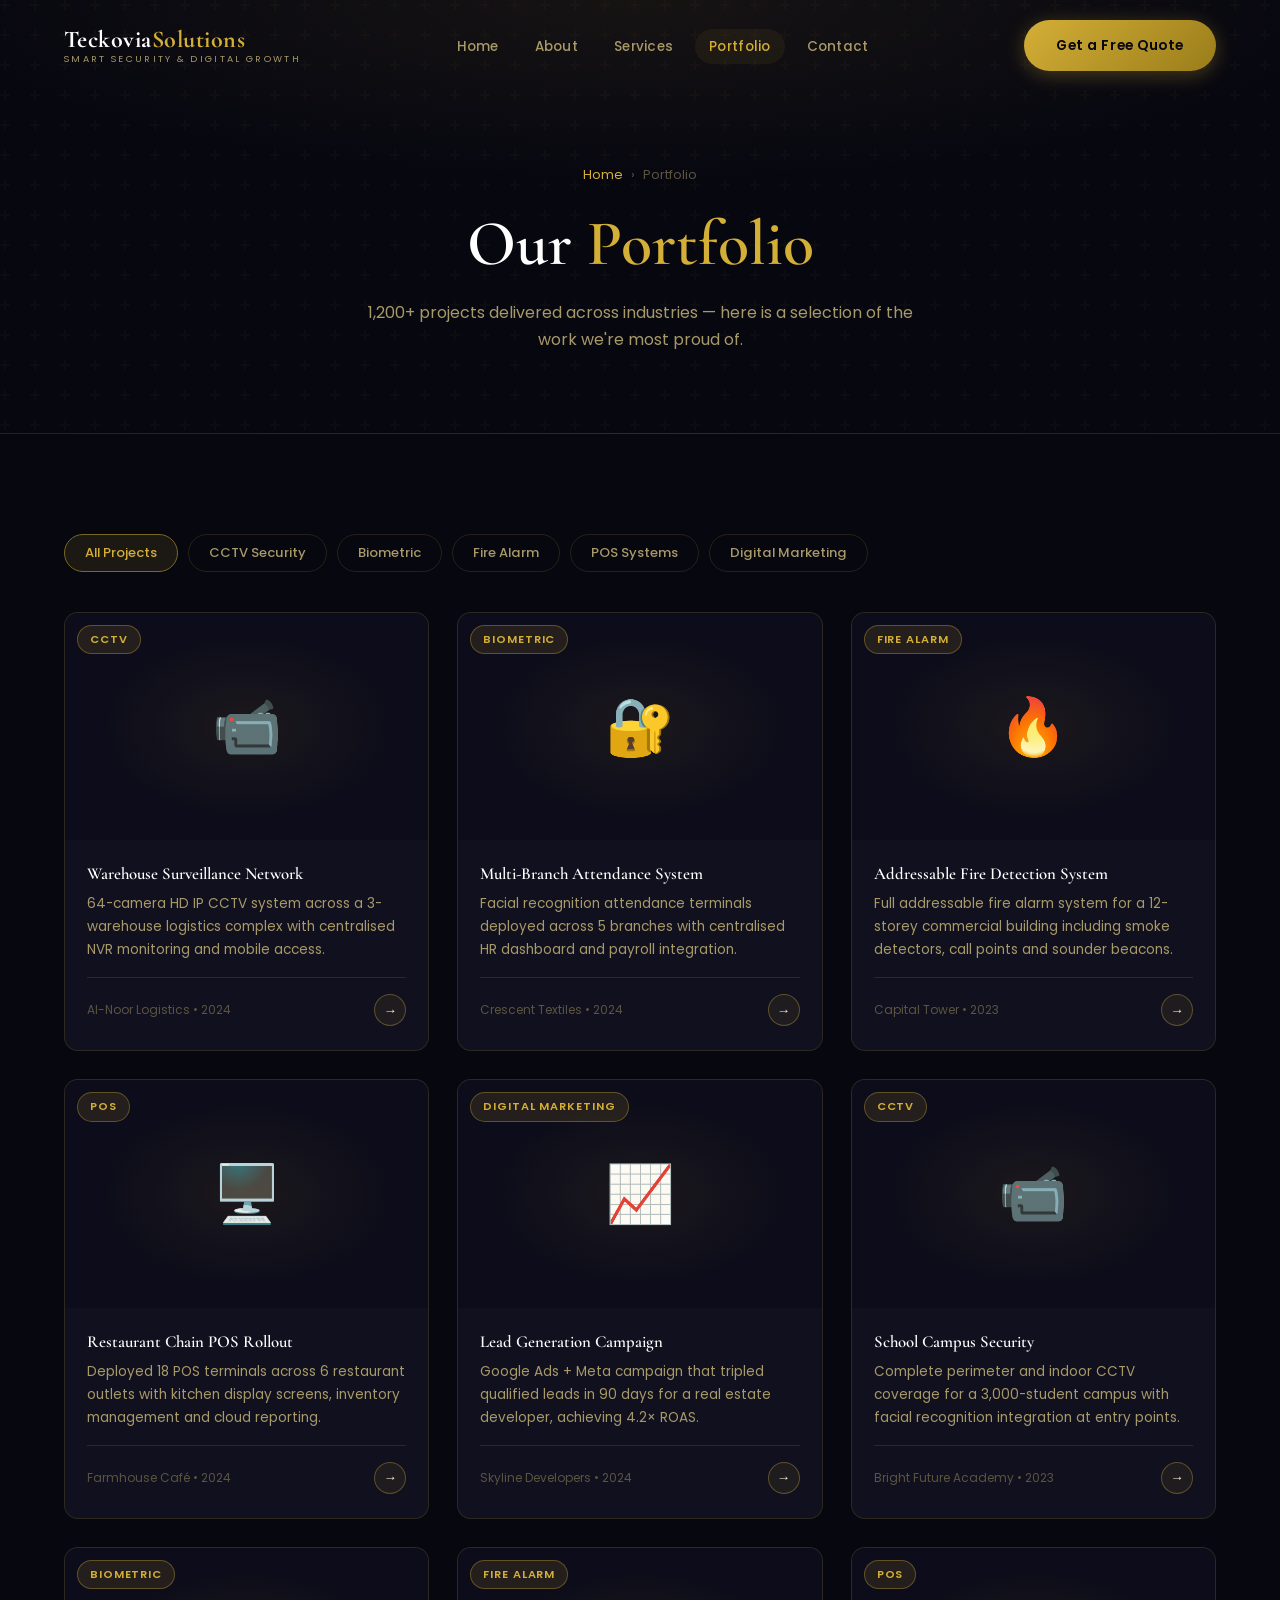
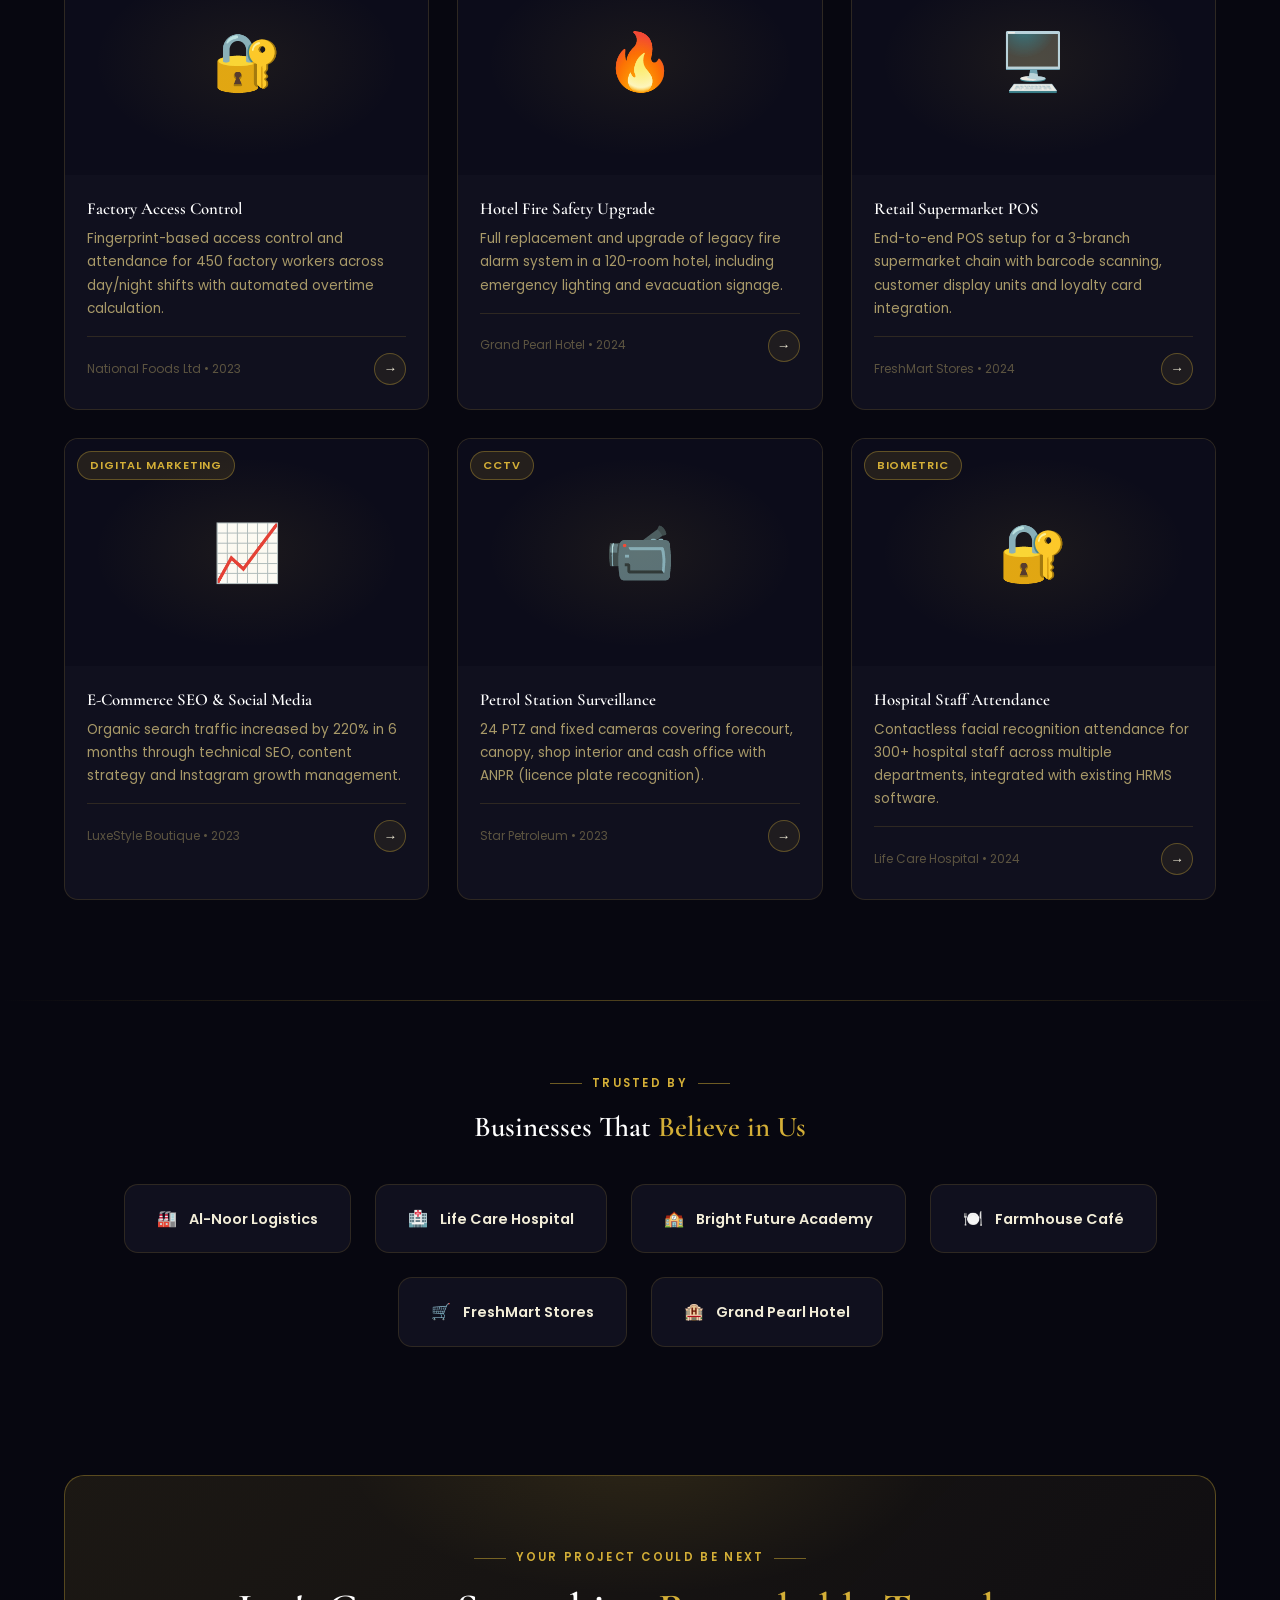
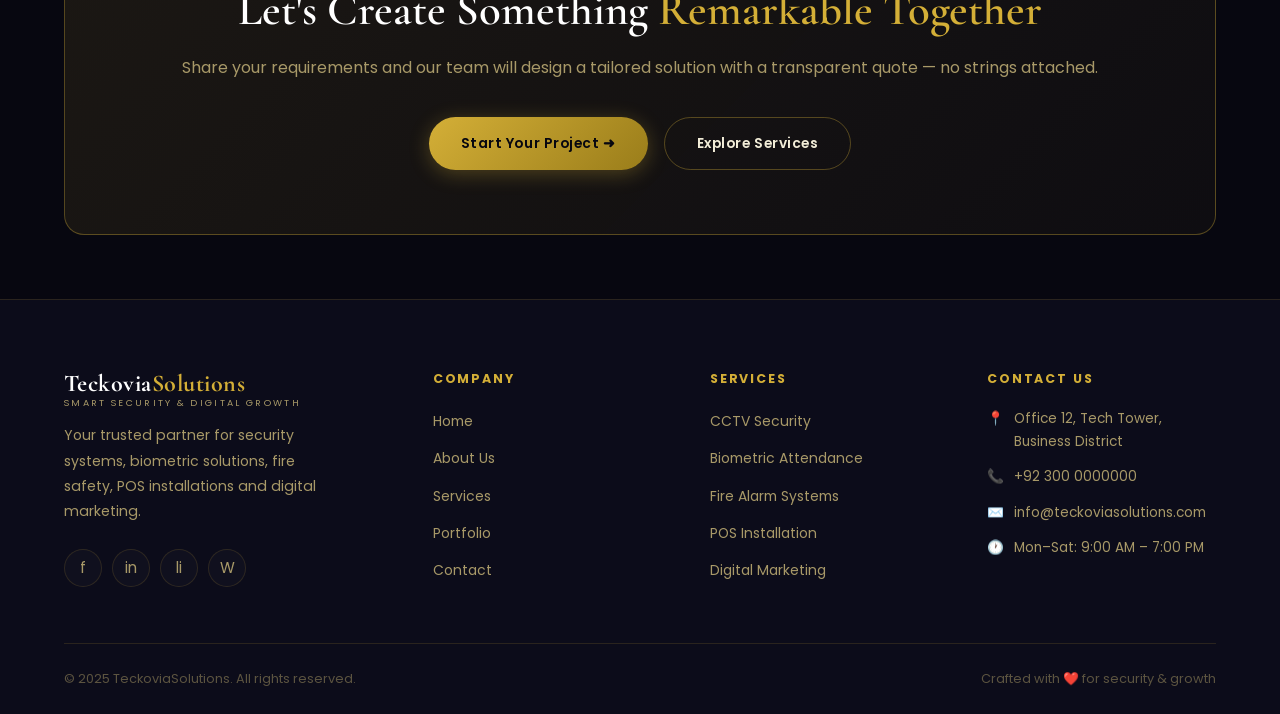
<file: portfolio.html>
<!DOCTYPE html>
<html lang="en">
<head>
  <meta charset="UTF-8" />
  <meta name="viewport" content="width=device-width, initial-scale=1.0" />
  <meta name="description" content="TeckoviaSolutions Portfolio — Browse our completed CCTV, Biometric, Fire Alarm, POS and Digital Marketing projects." />
  <title>Portfolio — TeckoviaSolutions</title>
  <link rel="stylesheet" href="assets/css/style.css" />
  <link rel="icon" href="data:image/svg+xml,<svg xmlns='http://www.w3.org/2000/svg' viewBox='0 0 100 100'><text y='.9em' font-size='90'>🛡️</text></svg>" />
</head>
<body>

  <!-- ══════════════════════════════════════════════
       NAVBAR
  ══════════════════════════════════════════════ -->
  <header class="navbar" id="navbar">
    <div class="container">
      <nav class="nav-inner">
        <a href="index.html" class="nav-logo">
          <span class="nav-logo-main">Teckovia<span>Solutions</span></span>
          <span class="nav-logo-tag">Smart Security &amp; Digital Growth</span>
        </a>
        <ul class="nav-links">
          <li><a href="index.html"    class="nav-link">Home</a></li>
          <li><a href="about.html"    class="nav-link">About</a></li>
          <li><a href="services.html" class="nav-link">Services</a></li>
          <li><a href="portfolio.html"class="nav-link">Portfolio</a></li>
          <li><a href="contact.html"  class="nav-link">Contact</a></li>
        </ul>
        <a href="contact.html" class="btn btn-primary nav-cta">Get a Free Quote</a>
        <button class="nav-toggle" aria-label="Toggle menu">
          <span></span><span></span><span></span>
        </button>
      </nav>
    </div>
    <div class="nav-mobile">
      <a href="index.html"    class="nav-link">Home</a>
      <a href="about.html"    class="nav-link">About</a>
      <a href="services.html" class="nav-link">Services</a>
      <a href="portfolio.html"class="nav-link">Portfolio</a>
      <a href="contact.html"  class="nav-link">Contact</a>
      <a href="contact.html"  class="btn btn-primary" style="margin-top:10px;">Get a Free Quote</a>
    </div>
  </header>

  <!-- ══════════════════════════════════════════════
       PAGE HERO
  ══════════════════════════════════════════════ -->
  <section class="page-hero">
    <div class="container">
      <div class="page-hero-content">
        <nav class="breadcrumb">
          <a href="index.html">Home</a>
          <span class="breadcrumb-sep">›</span>
          <span>Portfolio</span>
        </nav>
        <h1>Our <span class="gold-text">Portfolio</span></h1>
        <p>1,200+ projects delivered across industries — here is a selection of the work we're most proud of.</p>
      </div>
    </div>
  </section>

  <!-- ══════════════════════════════════════════════
       PORTFOLIO GRID
  ══════════════════════════════════════════════ -->
  <section class="section">
    <div class="container">

      <!-- Filter tabs -->
      <div class="filter-tabs">
        <button class="filter-tab active" data-filter="all">All Projects</button>
        <button class="filter-tab" data-filter="cctv">CCTV Security</button>
        <button class="filter-tab" data-filter="biometric">Biometric</button>
        <button class="filter-tab" data-filter="fire">Fire Alarm</button>
        <button class="filter-tab" data-filter="pos">POS Systems</button>
        <button class="filter-tab" data-filter="digital">Digital Marketing</button>
      </div>

      <!-- Projects -->
      <div class="portfolio-grid">

        <!-- CCTV 1 -->
        <div class="project-card reveal" data-category="cctv">
          <div class="project-thumb">
            <span class="project-thumb-label">CCTV</span>
            📹
          </div>
          <div class="project-body">
            <h3>Warehouse Surveillance Network</h3>
            <p>64-camera HD IP CCTV system across a 3-warehouse logistics complex with centralised NVR monitoring and mobile access.</p>
            <div class="project-meta">
              <span class="project-meta-tag">Al-Noor Logistics • 2024</span>
              <div class="project-meta-icon" title="View Details">→</div>
            </div>
          </div>
        </div>

        <!-- Biometric 1 -->
        <div class="project-card reveal reveal-delay-1" data-category="biometric">
          <div class="project-thumb">
            <span class="project-thumb-label">Biometric</span>
            🔐
          </div>
          <div class="project-body">
            <h3>Multi-Branch Attendance System</h3>
            <p>Facial recognition attendance terminals deployed across 5 branches with centralised HR dashboard and payroll integration.</p>
            <div class="project-meta">
              <span class="project-meta-tag">Crescent Textiles • 2024</span>
              <div class="project-meta-icon" title="View Details">→</div>
            </div>
          </div>
        </div>

        <!-- Fire 1 -->
        <div class="project-card reveal reveal-delay-2" data-category="fire">
          <div class="project-thumb">
            <span class="project-thumb-label">Fire Alarm</span>
            🔥
          </div>
          <div class="project-body">
            <h3>Addressable Fire Detection System</h3>
            <p>Full addressable fire alarm system for a 12-storey commercial building including smoke detectors, call points and sounder beacons.</p>
            <div class="project-meta">
              <span class="project-meta-tag">Capital Tower • 2023</span>
              <div class="project-meta-icon" title="View Details">→</div>
            </div>
          </div>
        </div>

        <!-- POS 1 -->
        <div class="project-card reveal" data-category="pos">
          <div class="project-thumb">
            <span class="project-thumb-label">POS</span>
            🖥️
          </div>
          <div class="project-body">
            <h3>Restaurant Chain POS Rollout</h3>
            <p>Deployed 18 POS terminals across 6 restaurant outlets with kitchen display screens, inventory management and cloud reporting.</p>
            <div class="project-meta">
              <span class="project-meta-tag">Farmhouse Café • 2024</span>
              <div class="project-meta-icon" title="View Details">→</div>
            </div>
          </div>
        </div>

        <!-- Digital 1 -->
        <div class="project-card reveal reveal-delay-1" data-category="digital">
          <div class="project-thumb">
            <span class="project-thumb-label">Digital Marketing</span>
            📈
          </div>
          <div class="project-body">
            <h3>Lead Generation Campaign</h3>
            <p>Google Ads + Meta campaign that tripled qualified leads in 90 days for a real estate developer, achieving 4.2× ROAS.</p>
            <div class="project-meta">
              <span class="project-meta-tag">Skyline Developers • 2024</span>
              <div class="project-meta-icon" title="View Details">→</div>
            </div>
          </div>
        </div>

        <!-- CCTV 2 -->
        <div class="project-card reveal reveal-delay-2" data-category="cctv">
          <div class="project-thumb">
            <span class="project-thumb-label">CCTV</span>
            📹
          </div>
          <div class="project-body">
            <h3>School Campus Security</h3>
            <p>Complete perimeter and indoor CCTV coverage for a 3,000-student campus with facial recognition integration at entry points.</p>
            <div class="project-meta">
              <span class="project-meta-tag">Bright Future Academy • 2023</span>
              <div class="project-meta-icon" title="View Details">→</div>
            </div>
          </div>
        </div>

        <!-- Biometric 2 -->
        <div class="project-card reveal" data-category="biometric">
          <div class="project-thumb">
            <span class="project-thumb-label">Biometric</span>
            🔐
          </div>
          <div class="project-body">
            <h3>Factory Access Control</h3>
            <p>Fingerprint-based access control and attendance for 450 factory workers across day/night shifts with automated overtime calculation.</p>
            <div class="project-meta">
              <span class="project-meta-tag">National Foods Ltd • 2023</span>
              <div class="project-meta-icon" title="View Details">→</div>
            </div>
          </div>
        </div>

        <!-- Fire 2 -->
        <div class="project-card reveal reveal-delay-1" data-category="fire">
          <div class="project-thumb">
            <span class="project-thumb-label">Fire Alarm</span>
            🔥
          </div>
          <div class="project-body">
            <h3>Hotel Fire Safety Upgrade</h3>
            <p>Full replacement and upgrade of legacy fire alarm system in a 120-room hotel, including emergency lighting and evacuation signage.</p>
            <div class="project-meta">
              <span class="project-meta-tag">Grand Pearl Hotel • 2024</span>
              <div class="project-meta-icon" title="View Details">→</div>
            </div>
          </div>
        </div>

        <!-- POS 2 -->
        <div class="project-card reveal reveal-delay-2" data-category="pos">
          <div class="project-thumb">
            <span class="project-thumb-label">POS</span>
            🖥️
          </div>
          <div class="project-body">
            <h3>Retail Supermarket POS</h3>
            <p>End-to-end POS setup for a 3-branch supermarket chain with barcode scanning, customer display units and loyalty card integration.</p>
            <div class="project-meta">
              <span class="project-meta-tag">FreshMart Stores • 2024</span>
              <div class="project-meta-icon" title="View Details">→</div>
            </div>
          </div>
        </div>

        <!-- Digital 2 -->
        <div class="project-card reveal" data-category="digital">
          <div class="project-thumb">
            <span class="project-thumb-label">Digital Marketing</span>
            📈
          </div>
          <div class="project-body">
            <h3>E-Commerce SEO &amp; Social Media</h3>
            <p>Organic search traffic increased by 220% in 6 months through technical SEO, content strategy and Instagram growth management.</p>
            <div class="project-meta">
              <span class="project-meta-tag">LuxeStyle Boutique • 2023</span>
              <div class="project-meta-icon" title="View Details">→</div>
            </div>
          </div>
        </div>

        <!-- CCTV 3 -->
        <div class="project-card reveal reveal-delay-1" data-category="cctv">
          <div class="project-thumb">
            <span class="project-thumb-label">CCTV</span>
            📹
          </div>
          <div class="project-body">
            <h3>Petrol Station Surveillance</h3>
            <p>24 PTZ and fixed cameras covering forecourt, canopy, shop interior and cash office with ANPR (licence plate recognition).</p>
            <div class="project-meta">
              <span class="project-meta-tag">Star Petroleum • 2023</span>
              <div class="project-meta-icon" title="View Details">→</div>
            </div>
          </div>
        </div>

        <!-- Biometric 3 -->
        <div class="project-card reveal reveal-delay-2" data-category="biometric">
          <div class="project-thumb">
            <span class="project-thumb-label">Biometric</span>
            🔐
          </div>
          <div class="project-body">
            <h3>Hospital Staff Attendance</h3>
            <p>Contactless facial recognition attendance for 300+ hospital staff across multiple departments, integrated with existing HRMS software.</p>
            <div class="project-meta">
              <span class="project-meta-tag">Life Care Hospital • 2024</span>
              <div class="project-meta-icon" title="View Details">→</div>
            </div>
          </div>
        </div>

      </div>
    </div>
  </section>

  <hr class="divider" />

  <!-- ══════════════════════════════════════════════
       CLIENTS
  ══════════════════════════════════════════════ -->
  <section class="section-sm">
    <div class="container">
      <div class="text-center mb-4">
        <div class="section-label">Trusted By</div>
        <h3 class="reveal">Businesses That <span class="gold-text">Believe in Us</span></h3>
      </div>
      <div style="display:flex;flex-wrap:wrap;justify-content:center;gap:24px;margin-top:32px;">
        <div class="card reveal" style="padding:20px 32px;display:flex;align-items:center;gap:12px;">
          <span>🏭</span><span style="font-size:0.9rem;font-weight:600;">Al-Noor Logistics</span>
        </div>
        <div class="card reveal reveal-delay-1" style="padding:20px 32px;display:flex;align-items:center;gap:12px;">
          <span>🏥</span><span style="font-size:0.9rem;font-weight:600;">Life Care Hospital</span>
        </div>
        <div class="card reveal reveal-delay-2" style="padding:20px 32px;display:flex;align-items:center;gap:12px;">
          <span>🏫</span><span style="font-size:0.9rem;font-weight:600;">Bright Future Academy</span>
        </div>
        <div class="card reveal reveal-delay-3" style="padding:20px 32px;display:flex;align-items:center;gap:12px;">
          <span>🍽️</span><span style="font-size:0.9rem;font-weight:600;">Farmhouse Café</span>
        </div>
        <div class="card reveal" style="padding:20px 32px;display:flex;align-items:center;gap:12px;">
          <span>🛒</span><span style="font-size:0.9rem;font-weight:600;">FreshMart Stores</span>
        </div>
        <div class="card reveal reveal-delay-1" style="padding:20px 32px;display:flex;align-items:center;gap:12px;">
          <span>🏨</span><span style="font-size:0.9rem;font-weight:600;">Grand Pearl Hotel</span>
        </div>
      </div>
    </div>
  </section>

  <!-- ══════════════════════════════════════════════
       CTA
  ══════════════════════════════════════════════ -->
  <section class="section-sm">
    <div class="container">
      <div class="cta-banner reveal">
        <div class="section-label" style="justify-content:center;">Your Project Could Be Next</div>
        <h2>Let's Create Something <span class="gold-text">Remarkable Together</span></h2>
        <p>Share your requirements and our team will design a tailored solution with a transparent quote — no strings attached.</p>
        <div class="cta-btns">
          <a href="contact.html"  class="btn btn-primary">Start Your Project ➜</a>
          <a href="services.html" class="btn btn-ghost">Explore Services</a>
        </div>
      </div>
    </div>
  </section>

  <!-- ══════════════════════════════════════════════
       FOOTER
  ══════════════════════════════════════════════ -->
  <footer class="footer">
    <div class="container">
      <div class="footer-grid">
        <div class="footer-brand">
          <a href="index.html" class="nav-logo">
            <span class="nav-logo-main">Teckovia<span>Solutions</span></span>
            <span class="nav-logo-tag">Smart Security &amp; Digital Growth</span>
          </a>
          <p>Your trusted partner for security systems, biometric solutions, fire safety, POS installations and digital marketing.</p>
          <div class="social-links">
            <a class="social-link" href="#" aria-label="Facebook">f</a>
            <a class="social-link" href="#" aria-label="Instagram">in</a>
            <a class="social-link" href="#" aria-label="LinkedIn">li</a>
            <a class="social-link" href="#" aria-label="WhatsApp">W</a>
          </div>
        </div>
        <div class="footer-col">
          <h4>Company</h4>
          <ul class="footer-links">
            <li><a href="index.html">Home</a></li>
            <li><a href="about.html">About Us</a></li>
            <li><a href="services.html">Services</a></li>
            <li><a href="portfolio.html">Portfolio</a></li>
            <li><a href="contact.html">Contact</a></li>
          </ul>
        </div>
        <div class="footer-col">
          <h4>Services</h4>
          <ul class="footer-links">
            <li><a href="services.html#cctv">CCTV Security</a></li>
            <li><a href="services.html#biometric">Biometric Attendance</a></li>
            <li><a href="services.html#fire">Fire Alarm Systems</a></li>
            <li><a href="services.html#pos">POS Installation</a></li>
            <li><a href="services.html#digital">Digital Marketing</a></li>
          </ul>
        </div>
        <div class="footer-col">
          <h4>Contact Us</h4>
          <div class="footer-contact-item"><span>📍</span><span>Office 12, Tech Tower, Business District</span></div>
          <div class="footer-contact-item"><span>📞</span><span>+92 300 0000000</span></div>
          <div class="footer-contact-item"><span>✉️</span><span>info@teckoviasolutions.com</span></div>
          <div class="footer-contact-item"><span>🕐</span><span>Mon–Sat: 9:00 AM – 7:00 PM</span></div>
        </div>
      </div>
    </div>
    <div class="container">
      <div class="footer-bottom">
        <p>© 2025 TeckoviaSolutions. All rights reserved.</p>
        <p>Crafted with ❤️ for security &amp; growth</p>
      </div>
    </div>
  </footer>

  <button class="back-to-top" aria-label="Back to top">↑</button>
  <script src="assets/js/main.js"></script>
</body>
</html>
</file>
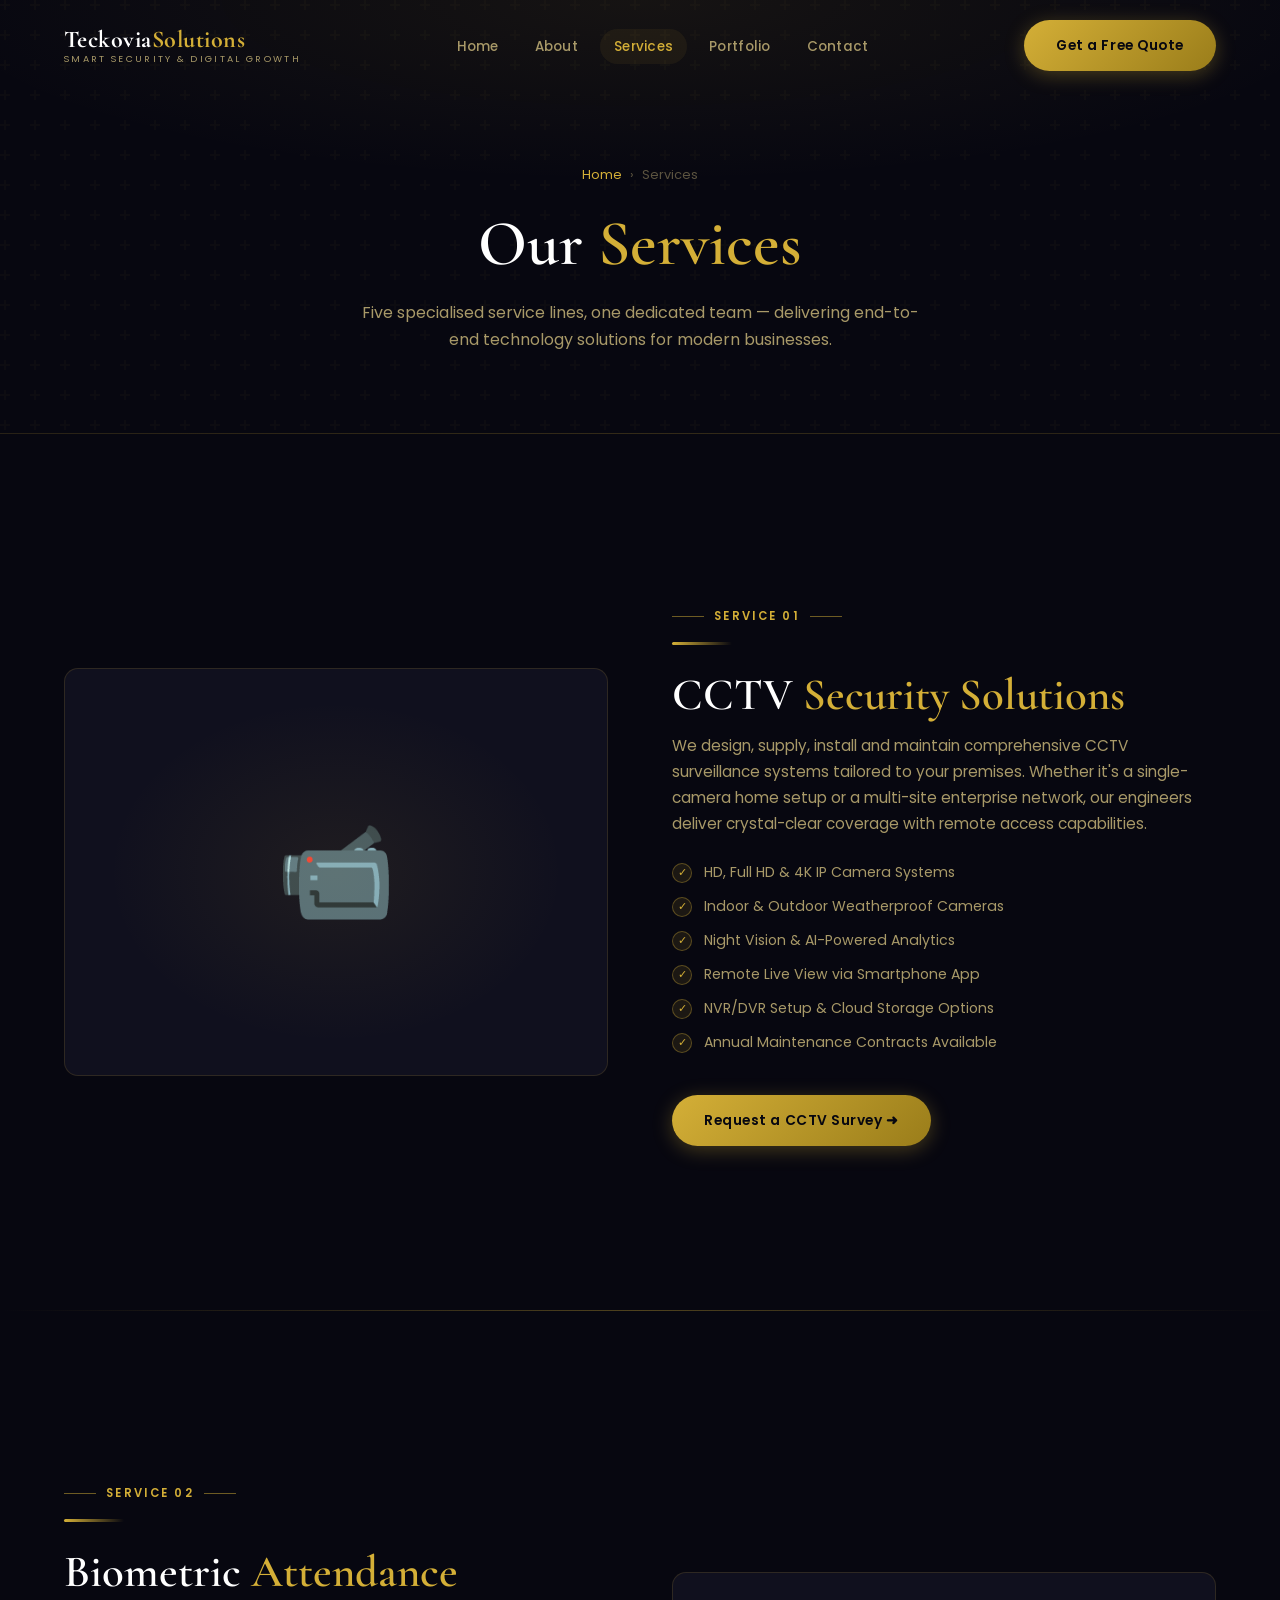
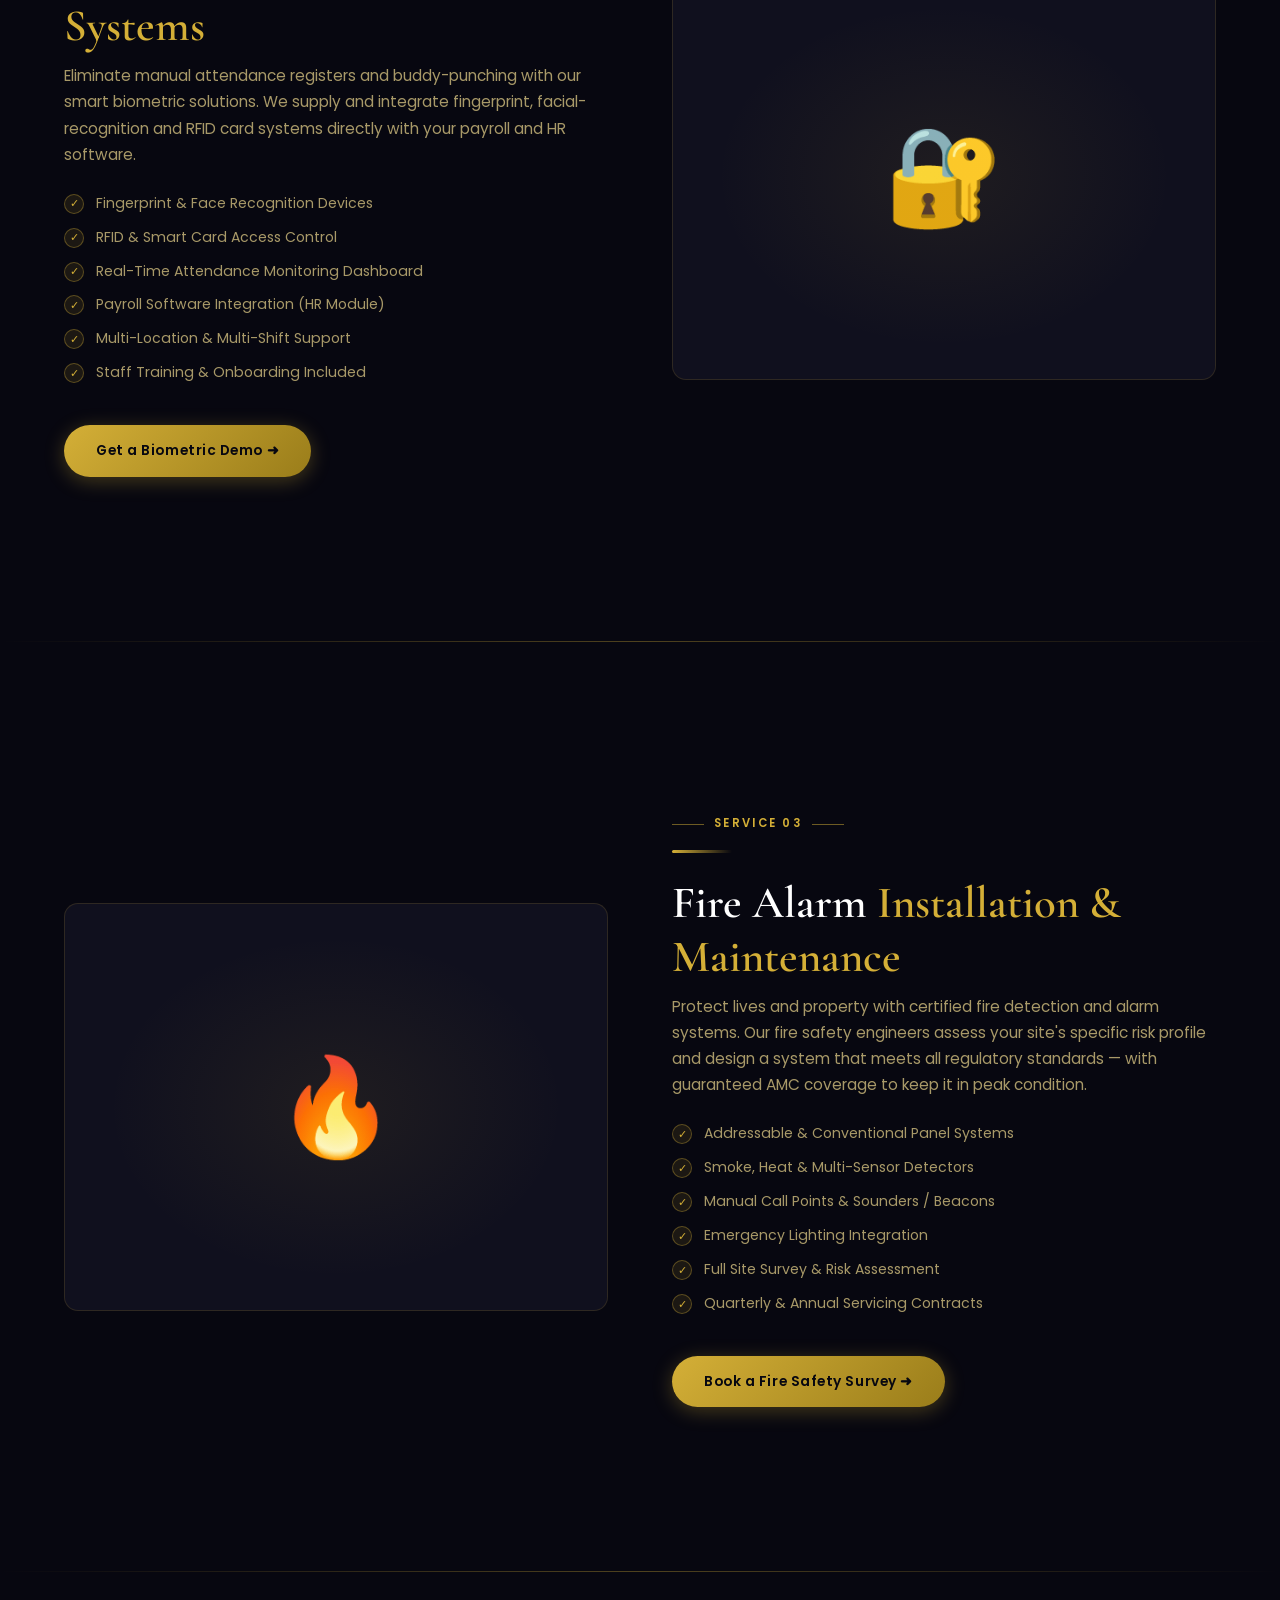
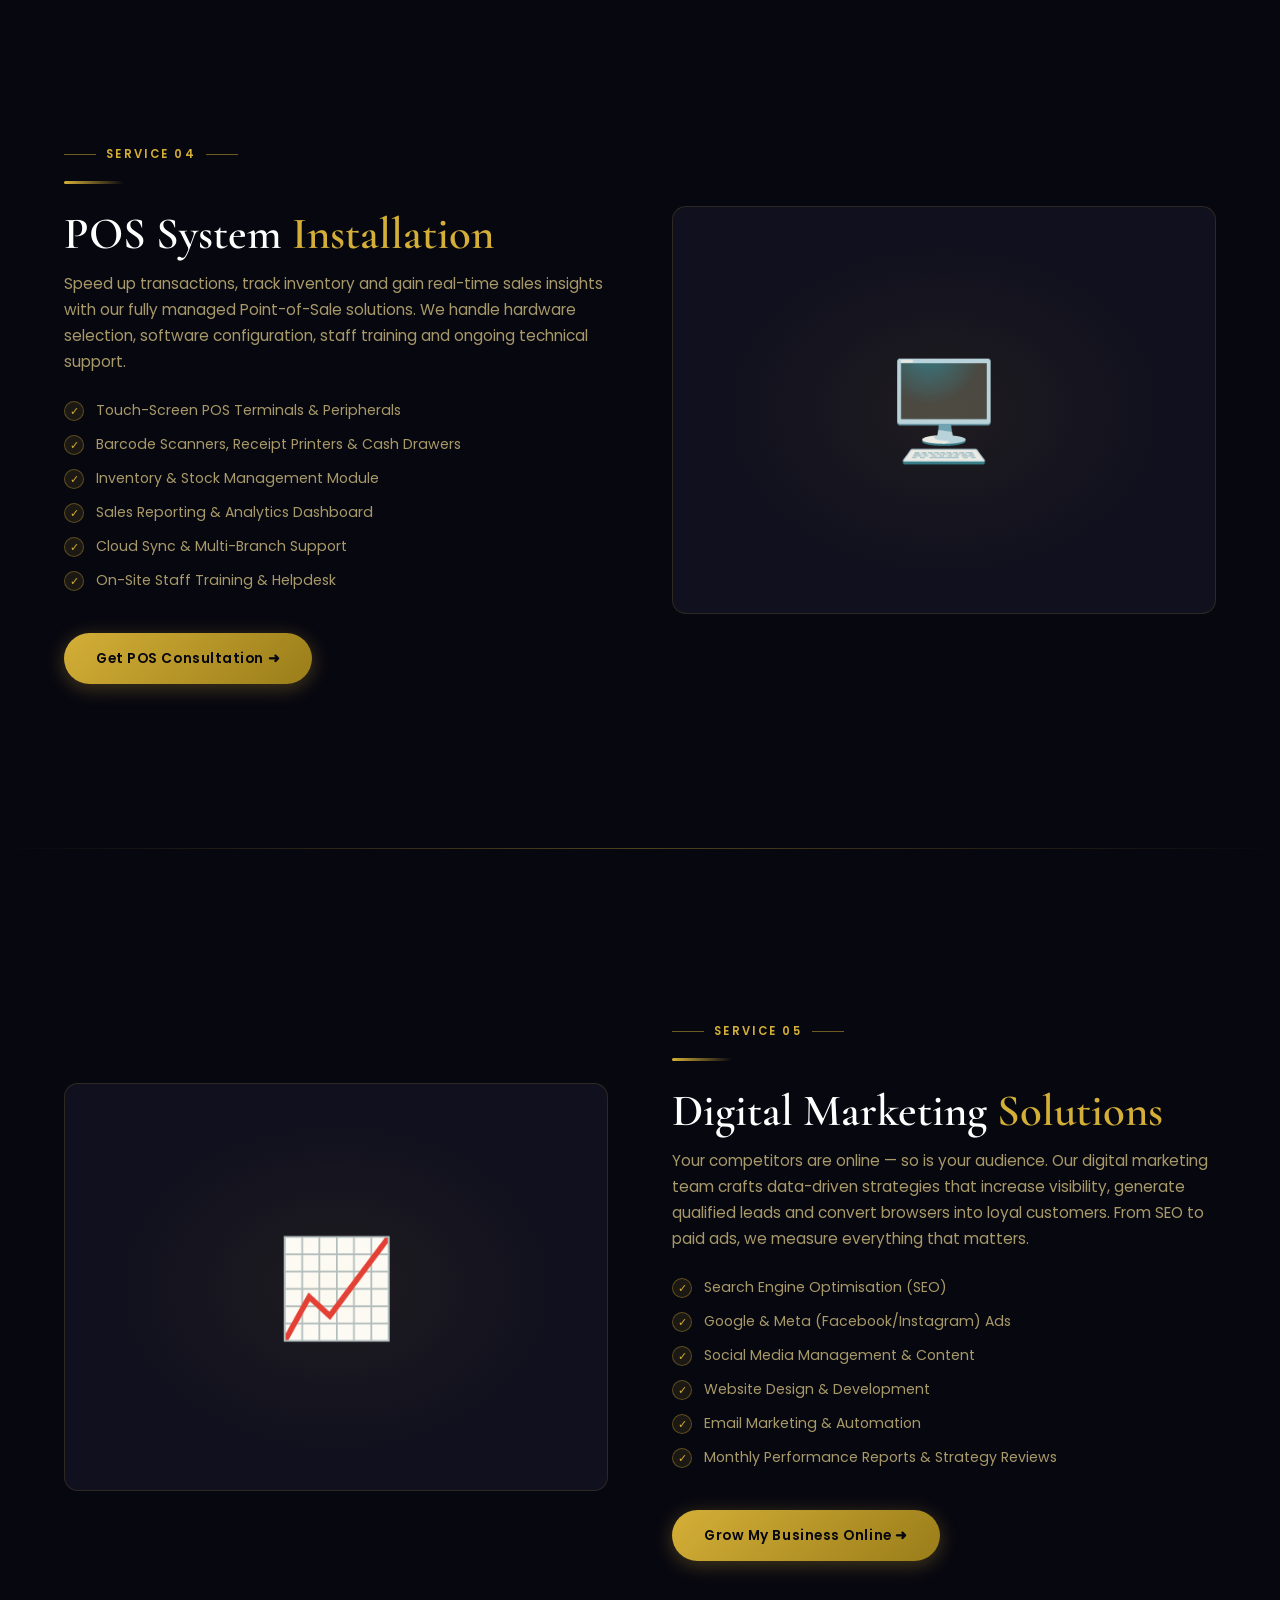
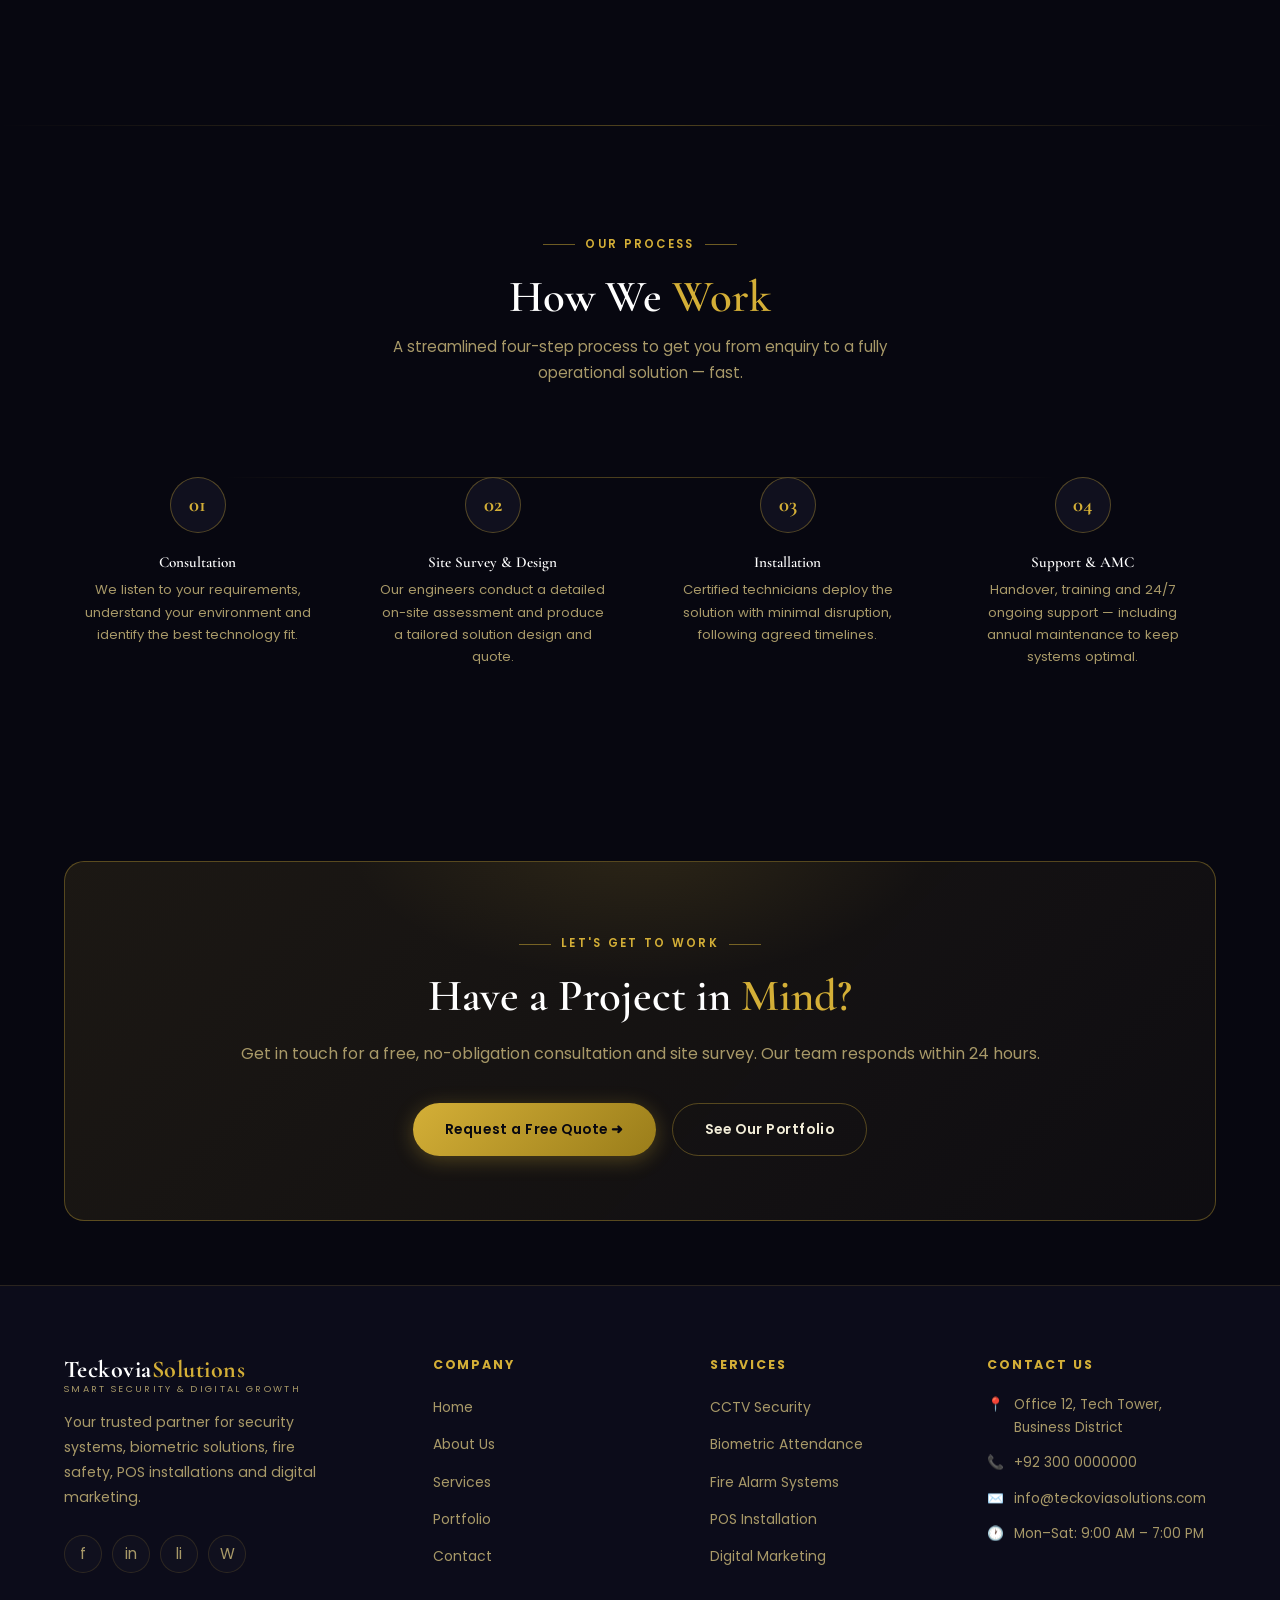
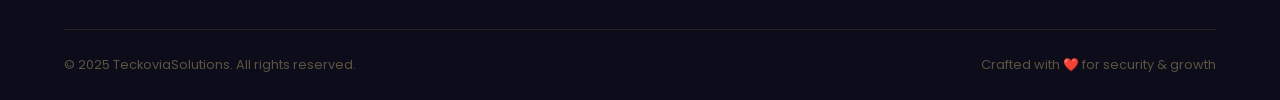
<file: services.html>
<!DOCTYPE html>
<html lang="en">
<head>
  <meta charset="UTF-8" />
  <meta name="viewport" content="width=device-width, initial-scale=1.0" />
  <meta name="description" content="TeckoviaSolutions Services — CCTV, Biometric Attendance, Fire Alarm, POS Systems and Digital Marketing." />
  <title>Services — TeckoviaSolutions</title>
  <link rel="stylesheet" href="assets/css/style.css" />
  <link rel="icon" href="data:image/svg+xml,<svg xmlns='http://www.w3.org/2000/svg' viewBox='0 0 100 100'><text y='.9em' font-size='90'>🛡️</text></svg>" />
</head>
<body>

  <!-- ══════════════════════════════════════════════
       NAVBAR
  ══════════════════════════════════════════════ -->
  <header class="navbar" id="navbar">
    <div class="container">
      <nav class="nav-inner">
        <a href="index.html" class="nav-logo">
          <span class="nav-logo-main">Teckovia<span>Solutions</span></span>
          <span class="nav-logo-tag">Smart Security &amp; Digital Growth</span>
        </a>
        <ul class="nav-links">
          <li><a href="index.html"    class="nav-link">Home</a></li>
          <li><a href="about.html"    class="nav-link">About</a></li>
          <li><a href="services.html" class="nav-link">Services</a></li>
          <li><a href="portfolio.html"class="nav-link">Portfolio</a></li>
          <li><a href="contact.html"  class="nav-link">Contact</a></li>
        </ul>
        <a href="contact.html" class="btn btn-primary nav-cta">Get a Free Quote</a>
        <button class="nav-toggle" aria-label="Toggle menu">
          <span></span><span></span><span></span>
        </button>
      </nav>
    </div>
    <div class="nav-mobile">
      <a href="index.html"    class="nav-link">Home</a>
      <a href="about.html"    class="nav-link">About</a>
      <a href="services.html" class="nav-link">Services</a>
      <a href="portfolio.html"class="nav-link">Portfolio</a>
      <a href="contact.html"  class="nav-link">Contact</a>
      <a href="contact.html"  class="btn btn-primary" style="margin-top:10px;">Get a Free Quote</a>
    </div>
  </header>

  <!-- ══════════════════════════════════════════════
       PAGE HERO
  ══════════════════════════════════════════════ -->
  <section class="page-hero">
    <div class="container">
      <div class="page-hero-content">
        <nav class="breadcrumb">
          <a href="index.html">Home</a>
          <span class="breadcrumb-sep">›</span>
          <span>Services</span>
        </nav>
        <h1>Our <span class="gold-text">Services</span></h1>
        <p>Five specialised service lines, one dedicated team — delivering end-to-end technology solutions for modern businesses.</p>
      </div>
    </div>
  </section>

  <!-- ══════════════════════════════════════════════
       SERVICE 1 — CCTV
  ══════════════════════════════════════════════ -->
  <section class="section" id="cctv">
    <div class="container">
      <div class="service-detail reveal">
        <div class="service-detail-visual">📹</div>
        <div>
          <div class="section-label">Service 01</div>
          <span class="gold-line"></span>
          <h2 class="section-heading">CCTV <span>Security Solutions</span></h2>
          <p style="margin-bottom:24px;">We design, supply, install and maintain comprehensive CCTV surveillance systems tailored to your premises. Whether it's a single-camera home setup or a multi-site enterprise network, our engineers deliver crystal-clear coverage with remote access capabilities.</p>
          <div class="service-features">
            <div class="feature-item"><div class="feature-check">✓</div><span>HD, Full HD &amp; 4K IP Camera Systems</span></div>
            <div class="feature-item"><div class="feature-check">✓</div><span>Indoor &amp; Outdoor Weatherproof Cameras</span></div>
            <div class="feature-item"><div class="feature-check">✓</div><span>Night Vision &amp; AI-Powered Analytics</span></div>
            <div class="feature-item"><div class="feature-check">✓</div><span>Remote Live View via Smartphone App</span></div>
            <div class="feature-item"><div class="feature-check">✓</div><span>NVR/DVR Setup &amp; Cloud Storage Options</span></div>
            <div class="feature-item"><div class="feature-check">✓</div><span>Annual Maintenance Contracts Available</span></div>
          </div>
          <a href="contact.html" class="btn btn-primary mt-4">Request a CCTV Survey ➜</a>
        </div>
      </div>
    </div>
  </section>

  <hr class="divider" />

  <!-- ══════════════════════════════════════════════
       SERVICE 2 — BIOMETRIC
  ══════════════════════════════════════════════ -->
  <section class="section" id="biometric">
    <div class="container">
      <div class="service-detail reveal">
        <div>
          <div class="section-label">Service 02</div>
          <span class="gold-line"></span>
          <h2 class="section-heading">Biometric <span>Attendance Systems</span></h2>
          <p style="margin-bottom:24px;">Eliminate manual attendance registers and buddy-punching with our smart biometric solutions. We supply and integrate fingerprint, facial-recognition and RFID card systems directly with your payroll and HR software.</p>
          <div class="service-features">
            <div class="feature-item"><div class="feature-check">✓</div><span>Fingerprint &amp; Face Recognition Devices</span></div>
            <div class="feature-item"><div class="feature-check">✓</div><span>RFID &amp; Smart Card Access Control</span></div>
            <div class="feature-item"><div class="feature-check">✓</div><span>Real-Time Attendance Monitoring Dashboard</span></div>
            <div class="feature-item"><div class="feature-check">✓</div><span>Payroll Software Integration (HR Module)</span></div>
            <div class="feature-item"><div class="feature-check">✓</div><span>Multi-Location &amp; Multi-Shift Support</span></div>
            <div class="feature-item"><div class="feature-check">✓</div><span>Staff Training &amp; Onboarding Included</span></div>
          </div>
          <a href="contact.html" class="btn btn-primary mt-4">Get a Biometric Demo ➜</a>
        </div>
        <div class="service-detail-visual">🔐</div>
      </div>
    </div>
  </section>

  <hr class="divider" />

  <!-- ══════════════════════════════════════════════
       SERVICE 3 — FIRE ALARM
  ══════════════════════════════════════════════ -->
  <section class="section" id="fire">
    <div class="container">
      <div class="service-detail reveal">
        <div class="service-detail-visual">🔥</div>
        <div>
          <div class="section-label">Service 03</div>
          <span class="gold-line"></span>
          <h2 class="section-heading">Fire Alarm <span>Installation &amp; Maintenance</span></h2>
          <p style="margin-bottom:24px;">Protect lives and property with certified fire detection and alarm systems. Our fire safety engineers assess your site's specific risk profile and design a system that meets all regulatory standards — with guaranteed AMC coverage to keep it in peak condition.</p>
          <div class="service-features">
            <div class="feature-item"><div class="feature-check">✓</div><span>Addressable &amp; Conventional Panel Systems</span></div>
            <div class="feature-item"><div class="feature-check">✓</div><span>Smoke, Heat &amp; Multi-Sensor Detectors</span></div>
            <div class="feature-item"><div class="feature-check">✓</div><span>Manual Call Points &amp; Sounders / Beacons</span></div>
            <div class="feature-item"><div class="feature-check">✓</div><span>Emergency Lighting Integration</span></div>
            <div class="feature-item"><div class="feature-check">✓</div><span>Full Site Survey &amp; Risk Assessment</span></div>
            <div class="feature-item"><div class="feature-check">✓</div><span>Quarterly &amp; Annual Servicing Contracts</span></div>
          </div>
          <a href="contact.html" class="btn btn-primary mt-4">Book a Fire Safety Survey ➜</a>
        </div>
      </div>
    </div>
  </section>

  <hr class="divider" />

  <!-- ══════════════════════════════════════════════
       SERVICE 4 — POS
  ══════════════════════════════════════════════ -->
  <section class="section" id="pos">
    <div class="container">
      <div class="service-detail reveal">
        <div>
          <div class="section-label">Service 04</div>
          <span class="gold-line"></span>
          <h2 class="section-heading">POS System <span>Installation</span></h2>
          <p style="margin-bottom:24px;">Speed up transactions, track inventory and gain real-time sales insights with our fully managed Point-of-Sale solutions. We handle hardware selection, software configuration, staff training and ongoing technical support.</p>
          <div class="service-features">
            <div class="feature-item"><div class="feature-check">✓</div><span>Touch-Screen POS Terminals &amp; Peripherals</span></div>
            <div class="feature-item"><div class="feature-check">✓</div><span>Barcode Scanners, Receipt Printers &amp; Cash Drawers</span></div>
            <div class="feature-item"><div class="feature-check">✓</div><span>Inventory &amp; Stock Management Module</span></div>
            <div class="feature-item"><div class="feature-check">✓</div><span>Sales Reporting &amp; Analytics Dashboard</span></div>
            <div class="feature-item"><div class="feature-check">✓</div><span>Cloud Sync &amp; Multi-Branch Support</span></div>
            <div class="feature-item"><div class="feature-check">✓</div><span>On-Site Staff Training &amp; Helpdesk</span></div>
          </div>
          <a href="contact.html" class="btn btn-primary mt-4">Get POS Consultation ➜</a>
        </div>
        <div class="service-detail-visual">🖥️</div>
      </div>
    </div>
  </section>

  <hr class="divider" />

  <!-- ══════════════════════════════════════════════
       SERVICE 5 — DIGITAL MARKETING
  ══════════════════════════════════════════════ -->
  <section class="section" id="digital">
    <div class="container">
      <div class="service-detail reveal">
        <div class="service-detail-visual">📈</div>
        <div>
          <div class="section-label">Service 05</div>
          <span class="gold-line"></span>
          <h2 class="section-heading">Digital Marketing <span>Solutions</span></h2>
          <p style="margin-bottom:24px;">Your competitors are online — so is your audience. Our digital marketing team crafts data-driven strategies that increase visibility, generate qualified leads and convert browsers into loyal customers. From SEO to paid ads, we measure everything that matters.</p>
          <div class="service-features">
            <div class="feature-item"><div class="feature-check">✓</div><span>Search Engine Optimisation (SEO)</span></div>
            <div class="feature-item"><div class="feature-check">✓</div><span>Google &amp; Meta (Facebook/Instagram) Ads</span></div>
            <div class="feature-item"><div class="feature-check">✓</div><span>Social Media Management &amp; Content</span></div>
            <div class="feature-item"><div class="feature-check">✓</div><span>Website Design &amp; Development</span></div>
            <div class="feature-item"><div class="feature-check">✓</div><span>Email Marketing &amp; Automation</span></div>
            <div class="feature-item"><div class="feature-check">✓</div><span>Monthly Performance Reports &amp; Strategy Reviews</span></div>
          </div>
          <a href="contact.html" class="btn btn-primary mt-4">Grow My Business Online ➜</a>
        </div>
      </div>
    </div>
  </section>

  <hr class="divider" />

  <!-- ══════════════════════════════════════════════
       HOW WE WORK
  ══════════════════════════════════════════════ -->
  <section class="section">
    <div class="container">
      <div class="text-center mb-5">
        <div class="section-label">Our Process</div>
        <h2 class="section-heading reveal">How We <span>Work</span></h2>
        <p class="section-sub reveal reveal-delay-1">A streamlined four-step process to get you from enquiry to a fully operational solution — fast.</p>
      </div>
      <div class="process-steps">
        <div class="process-step reveal">
          <div class="step-number">01</div>
          <h4>Consultation</h4>
          <p>We listen to your requirements, understand your environment and identify the best technology fit.</p>
        </div>
        <div class="process-step reveal reveal-delay-1">
          <div class="step-number">02</div>
          <h4>Site Survey &amp; Design</h4>
          <p>Our engineers conduct a detailed on-site assessment and produce a tailored solution design and quote.</p>
        </div>
        <div class="process-step reveal reveal-delay-2">
          <div class="step-number">03</div>
          <h4>Installation</h4>
          <p>Certified technicians deploy the solution with minimal disruption, following agreed timelines.</p>
        </div>
        <div class="process-step reveal reveal-delay-3">
          <div class="step-number">04</div>
          <h4>Support &amp; AMC</h4>
          <p>Handover, training and 24/7 ongoing support — including annual maintenance to keep systems optimal.</p>
        </div>
      </div>
    </div>
  </section>

  <!-- ══════════════════════════════════════════════
       CTA
  ══════════════════════════════════════════════ -->
  <section class="section-sm">
    <div class="container">
      <div class="cta-banner reveal">
        <div class="section-label" style="justify-content:center;">Let's Get to Work</div>
        <h2>Have a Project in <span class="gold-text">Mind?</span></h2>
        <p>Get in touch for a free, no-obligation consultation and site survey. Our team responds within 24 hours.</p>
        <div class="cta-btns">
          <a href="contact.html"  class="btn btn-primary">Request a Free Quote ➜</a>
          <a href="portfolio.html"class="btn btn-ghost">See Our Portfolio</a>
        </div>
      </div>
    </div>
  </section>

  <!-- ══════════════════════════════════════════════
       FOOTER
  ══════════════════════════════════════════════ -->
  <footer class="footer">
    <div class="container">
      <div class="footer-grid">
        <div class="footer-brand">
          <a href="index.html" class="nav-logo">
            <span class="nav-logo-main">Teckovia<span>Solutions</span></span>
            <span class="nav-logo-tag">Smart Security &amp; Digital Growth</span>
          </a>
          <p>Your trusted partner for security systems, biometric solutions, fire safety, POS installations and digital marketing.</p>
          <div class="social-links">
            <a class="social-link" href="#" aria-label="Facebook">f</a>
            <a class="social-link" href="#" aria-label="Instagram">in</a>
            <a class="social-link" href="#" aria-label="LinkedIn">li</a>
            <a class="social-link" href="#" aria-label="WhatsApp">W</a>
          </div>
        </div>
        <div class="footer-col">
          <h4>Company</h4>
          <ul class="footer-links">
            <li><a href="index.html">Home</a></li>
            <li><a href="about.html">About Us</a></li>
            <li><a href="services.html">Services</a></li>
            <li><a href="portfolio.html">Portfolio</a></li>
            <li><a href="contact.html">Contact</a></li>
          </ul>
        </div>
        <div class="footer-col">
          <h4>Services</h4>
          <ul class="footer-links">
            <li><a href="services.html#cctv">CCTV Security</a></li>
            <li><a href="services.html#biometric">Biometric Attendance</a></li>
            <li><a href="services.html#fire">Fire Alarm Systems</a></li>
            <li><a href="services.html#pos">POS Installation</a></li>
            <li><a href="services.html#digital">Digital Marketing</a></li>
          </ul>
        </div>
        <div class="footer-col">
          <h4>Contact Us</h4>
          <div class="footer-contact-item"><span>📍</span><span>Office 12, Tech Tower, Business District</span></div>
          <div class="footer-contact-item"><span>📞</span><span>+92 300 0000000</span></div>
          <div class="footer-contact-item"><span>✉️</span><span>info@teckoviasolutions.com</span></div>
          <div class="footer-contact-item"><span>🕐</span><span>Mon–Sat: 9:00 AM – 7:00 PM</span></div>
        </div>
      </div>
    </div>
    <div class="container">
      <div class="footer-bottom">
        <p>© 2025 TeckoviaSolutions. All rights reserved.</p>
        <p>Crafted with ❤️ for security &amp; growth</p>
      </div>
    </div>
  </footer>

  <button class="back-to-top" aria-label="Back to top">↑</button>
  <script src="assets/js/main.js"></script>
</body>
</html>
</file>
<file: assets/css/style.css>
/* ============================================================
   TeckoviaSolutions — Main Stylesheet
   Theme: Dark luxury + Gold (minimal, premium)
   ============================================================ */

/* ── Google Fonts ── */
@import url('https://fonts.googleapis.com/css2?family=Cormorant+Garamond:wght@400;500;600;700&family=Poppins:wght@300;400;500;600;700&display=swap');

/* ── CSS Variables ── */
:root {
  --gold:         #D4AF37;
  --gold-light:   #F0D060;
  --gold-pale:    #F7E98E;
  --gold-dark:    #9A7D1A;
  --gold-muted:   #7A6820;

  --bg:           #070710;
  --bg-2:         #0C0C1A;
  --bg-card:      #10101E;
  --bg-card-hover:#141428;
  --border:       rgba(212,175,55,0.15);
  --border-bright:rgba(212,175,55,0.35);

  --text:         #F2EDD8;
  --text-sub:     #A89968;
  --text-muted:   #5C5440;

  --white:        #FFFFFF;
  --black:        #000000;

  --radius:       14px;
  --radius-sm:    8px;
  --radius-pill:  999px;

  --shadow:       0 8px 32px rgba(212,175,55,0.08);
  --shadow-lg:    0 16px 64px rgba(212,175,55,0.14);
  --glow:         0 0 40px rgba(212,175,55,0.2);

  --transition:   0.35s cubic-bezier(0.4,0,0.2,1);
  --font-heading: 'Cormorant Garamond', serif;
  --font-body:    'Poppins', sans-serif;
}

/* ── Reset & Base ── */
*, *::before, *::after { box-sizing: border-box; margin: 0; padding: 0; }

html { scroll-behavior: smooth; font-size: 16px; }

body {
  font-family: var(--font-body);
  background: var(--bg);
  color: var(--text);
  line-height: 1.7;
  overflow-x: hidden;
}

img { max-width: 100%; display: block; }
a  { text-decoration: none; color: inherit; }
ul { list-style: none; }

/* ── Scrollbar ── */
::-webkit-scrollbar { width: 6px; }
::-webkit-scrollbar-track { background: var(--bg-2); }
::-webkit-scrollbar-thumb { background: var(--gold-muted); border-radius: 3px; }
::-webkit-scrollbar-thumb:hover { background: var(--gold); }

/* ── Selection ── */
::selection { background: var(--gold); color: var(--bg); }

/* ============================================================
   TYPOGRAPHY
   ============================================================ */
h1,h2,h3,h4,h5,h6 {
  font-family: var(--font-heading);
  font-weight: 600;
  line-height: 1.2;
  color: var(--white);
}
h1 { font-size: clamp(2.4rem,5vw,4.2rem); }
h2 { font-size: clamp(1.9rem,3.5vw,3rem); }
h3 { font-size: clamp(1.3rem,2.5vw,1.8rem); }
h4 { font-size: 1.2rem; }
p  { color: var(--text-sub); font-size: 0.96rem; }

.gold-text  { color: var(--gold); }
.text-small { font-size: 0.8rem; }

/* ── Section Label ── */
.section-label {
  display: inline-flex;
  align-items: center;
  gap: 10px;
  font-family: var(--font-body);
  font-size: 0.72rem;
  font-weight: 600;
  letter-spacing: 0.2em;
  text-transform: uppercase;
  color: var(--gold);
  margin-bottom: 1rem;
}
.section-label::before,
.section-label::after {
  content: '';
  display: block;
  width: 32px;
  height: 1px;
  background: var(--gold);
  opacity: 0.5;
}

/* ── Section Heading ── */
.section-heading {
  margin-bottom: 0.6rem;
}
.section-heading span { color: var(--gold); }

.section-sub {
  font-size: 0.94rem;
  color: var(--text-sub);
  max-width: 560px;
}

.text-center { text-align: center; }
.text-center .section-sub { margin: 0 auto; }

/* ============================================================
   LAYOUT UTILITIES
   ============================================================ */
.container {
  width: 100%;
  max-width: 1200px;
  margin: 0 auto;
  padding: 0 24px;
}

.section {
  padding: 100px 0;
}
.section-sm {
  padding: 64px 0;
}

.grid-2 { display: grid; grid-template-columns: 1fr 1fr; gap: 48px; align-items: center; }
.grid-3 { display: grid; grid-template-columns: repeat(3, 1fr); gap: 28px; }
.grid-4 { display: grid; grid-template-columns: repeat(4, 1fr); gap: 24px; }
.grid-auto { display: grid; grid-template-columns: repeat(auto-fit, minmax(280px, 1fr)); gap: 28px; }

.flex { display: flex; }
.flex-center { display: flex; align-items: center; justify-content: center; }
.flex-between { display: flex; align-items: center; justify-content: space-between; }
.gap-1 { gap: 8px; }
.gap-2 { gap: 16px; }
.gap-3 { gap: 24px; }

.mb-2 { margin-bottom: 16px; }
.mb-3 { margin-bottom: 24px; }
.mb-4 { margin-bottom: 40px; }
.mb-5 { margin-bottom: 64px; }
.mt-4 { margin-top: 40px; }

/* ============================================================
   BUTTONS
   ============================================================ */
.btn {
  display: inline-flex;
  align-items: center;
  gap: 8px;
  padding: 14px 32px;
  border-radius: var(--radius-pill);
  font-family: var(--font-body);
  font-size: 0.86rem;
  font-weight: 600;
  letter-spacing: 0.04em;
  cursor: pointer;
  border: none;
  transition: var(--transition);
  white-space: nowrap;
}

.btn-primary {
  background: linear-gradient(135deg, var(--gold), var(--gold-dark));
  color: var(--bg);
  box-shadow: 0 4px 20px rgba(212,175,55,0.3);
}
.btn-primary:hover {
  background: linear-gradient(135deg, var(--gold-light), var(--gold));
  box-shadow: 0 6px 28px rgba(212,175,55,0.45);
  transform: translateY(-2px);
}

.btn-outline {
  background: transparent;
  color: var(--gold);
  border: 1.5px solid var(--gold);
}
.btn-outline:hover {
  background: rgba(212,175,55,0.08);
  border-color: var(--gold-light);
  color: var(--gold-light);
  transform: translateY(-2px);
}

.btn-ghost {
  background: transparent;
  color: var(--text);
  border: 1.5px solid var(--border-bright);
}
.btn-ghost:hover {
  border-color: var(--gold);
  color: var(--gold);
}

/* ============================================================
   NAVBAR
   ============================================================ */
.navbar {
  position: fixed;
  top: 0;
  left: 0;
  width: 100%;
  z-index: 1000;
  padding: 20px 0;
  transition: var(--transition);
}

.navbar.scrolled {
  background: rgba(7,7,16,0.95);
  backdrop-filter: blur(20px);
  -webkit-backdrop-filter: blur(20px);
  border-bottom: 1px solid var(--border);
  padding: 14px 0;
  box-shadow: 0 4px 24px rgba(0,0,0,0.4);
}

.nav-inner {
  display: flex;
  align-items: center;
  justify-content: space-between;
  gap: 32px;
}

/* Logo */
.nav-logo {
  display: flex;
  flex-direction: column;
  line-height: 1;
  gap: 2px;
}
.nav-logo-main {
  font-family: var(--font-heading);
  font-size: 1.5rem;
  font-weight: 700;
  color: var(--white);
  letter-spacing: 0.02em;
}
.nav-logo-main span { color: var(--gold); }
.nav-logo-tag {
  font-size: 0.58rem;
  letter-spacing: 0.25em;
  text-transform: uppercase;
  color: var(--text-sub);
  font-family: var(--font-body);
  font-weight: 400;
}

/* Nav links */
.nav-links {
  display: flex;
  align-items: center;
  gap: 8px;
}
.nav-link {
  font-size: 0.84rem;
  font-weight: 500;
  color: var(--text-sub);
  padding: 8px 14px;
  border-radius: var(--radius-pill);
  transition: var(--transition);
  letter-spacing: 0.02em;
}
.nav-link:hover,
.nav-link.active {
  color: var(--gold);
  background: rgba(212,175,55,0.07);
}

/* Hamburger */
.nav-toggle {
  display: none;
  flex-direction: column;
  gap: 5px;
  cursor: pointer;
  padding: 8px;
  border: none;
  background: none;
}
.nav-toggle span {
  display: block;
  width: 24px;
  height: 2px;
  background: var(--text);
  border-radius: 2px;
  transition: var(--transition);
}
.nav-toggle.open span:nth-child(1) { transform: translateY(7px) rotate(45deg); }
.nav-toggle.open span:nth-child(2) { opacity: 0; transform: scaleX(0); }
.nav-toggle.open span:nth-child(3) { transform: translateY(-7px) rotate(-45deg); }

/* Mobile Nav */
.nav-mobile {
  display: none;
  flex-direction: column;
  gap: 4px;
  padding: 16px 24px 24px;
  border-top: 1px solid var(--border);
  background: rgba(7,7,16,0.98);
}
.nav-mobile.open { display: flex; }
.nav-mobile .nav-link { padding: 12px 16px; border-radius: var(--radius-sm); }

/* ============================================================
   PAGE HERO (inner pages)
   ============================================================ */
.page-hero {
  padding: 160px 0 80px;
  background: radial-gradient(ellipse 80% 60% at 50% 0%, rgba(212,175,55,0.07) 0%, transparent 70%);
  border-bottom: 1px solid var(--border);
  text-align: center;
  position: relative;
  overflow: hidden;
}
.page-hero::before {
  content: '';
  position: absolute;
  inset: 0;
  background: url("data:image/svg+xml,%3Csvg width='60' height='60' viewBox='0 0 60 60' xmlns='http://www.w3.org/2000/svg'%3E%3Cg fill='none' fill-rule='evenodd'%3E%3Cg fill='%23D4AF37' fill-opacity='0.03'%3E%3Cpath d='M36 34v-4h-2v4h-4v2h4v4h2v-4h4v-2h-4zm0-30V0h-2v4h-4v2h4v4h2V6h4V4h-4zM6 34v-4H4v4H0v2h4v4h2v-4h4v-2H6zM6 4V0H4v4H0v2h4v4h2V6h4V4H6z'/%3E%3C/g%3E%3C/g%3E%3C/svg%3E");
}
.page-hero-content { position: relative; z-index: 1; }
.page-hero h1 { margin-bottom: 16px; }
.page-hero p { font-size: 1rem; color: var(--text-sub); max-width: 560px; margin: 0 auto; }
.breadcrumb {
  display: inline-flex;
  align-items: center;
  gap: 8px;
  font-size: 0.8rem;
  color: var(--text-muted);
  margin-bottom: 20px;
}
.breadcrumb a { color: var(--gold); }
.breadcrumb-sep { color: var(--text-muted); }

/* ============================================================
   CARDS
   ============================================================ */
.card {
  background: var(--bg-card);
  border: 1px solid var(--border);
  border-radius: var(--radius);
  padding: 32px 28px;
  transition: var(--transition);
}
.card:hover {
  border-color: var(--border-bright);
  background: var(--bg-card-hover);
  transform: translateY(-6px);
  box-shadow: var(--shadow-lg);
}

.card-icon {
  width: 56px;
  height: 56px;
  border-radius: var(--radius-sm);
  background: rgba(212,175,55,0.1);
  border: 1px solid var(--border-bright);
  display: flex;
  align-items: center;
  justify-content: center;
  font-size: 1.5rem;
  margin-bottom: 20px;
  transition: var(--transition);
}
.card:hover .card-icon {
  background: rgba(212,175,55,0.18);
  box-shadow: 0 0 20px rgba(212,175,55,0.2);
}
.card h3 { margin-bottom: 10px; font-size: 1.1rem; }
.card p  { font-size: 0.88rem; }

/* ── Gold card (featured) ── */
.card-gold {
  background: linear-gradient(135deg, rgba(212,175,55,0.12) 0%, rgba(212,175,55,0.04) 100%);
  border-color: var(--gold-muted);
}

/* ============================================================
   DIVIDER
   ============================================================ */
.divider {
  border: none;
  height: 1px;
  background: linear-gradient(90deg, transparent, var(--border-bright), transparent);
  margin: 0;
}

/* ============================================================
   GOLD LINE ACCENT
   ============================================================ */
.gold-line {
  display: block;
  width: 60px;
  height: 3px;
  background: linear-gradient(90deg, var(--gold), transparent);
  border-radius: 2px;
  margin-bottom: 24px;
}
.gold-line-center {
  display: block;
  width: 60px;
  height: 3px;
  background: linear-gradient(90deg, transparent, var(--gold), transparent);
  border-radius: 2px;
  margin: 0 auto 24px;
}

/* ============================================================
   HERO SECTION (Home)
   ============================================================ */
.hero {
  min-height: 100vh;
  display: flex;
  align-items: center;
  position: relative;
  overflow: hidden;
  padding: 120px 0 80px;
  background:
    radial-gradient(ellipse 70% 50% at 70% 50%, rgba(212,175,55,0.06) 0%, transparent 60%),
    radial-gradient(ellipse 40% 60% at 10% 80%, rgba(212,175,55,0.04) 0%, transparent 60%);
}

.hero-grid {
  display: grid;
  grid-template-columns: 1.1fr 0.9fr;
  gap: 60px;
  align-items: center;
}

.hero-tag {
  display: inline-flex;
  align-items: center;
  gap: 8px;
  background: rgba(212,175,55,0.08);
  border: 1px solid var(--border-bright);
  border-radius: var(--radius-pill);
  padding: 6px 16px;
  font-size: 0.75rem;
  font-weight: 600;
  letter-spacing: 0.1em;
  color: var(--gold);
  text-transform: uppercase;
  margin-bottom: 24px;
}
.hero-tag-dot {
  width: 6px;
  height: 6px;
  background: var(--gold);
  border-radius: 50%;
  animation: pulse-dot 2s infinite;
}
@keyframes pulse-dot {
  0%,100% { opacity: 1; transform: scale(1); }
  50%      { opacity: 0.5; transform: scale(0.7); }
}

.hero h1 {
  margin-bottom: 24px;
  line-height: 1.15;
}
.hero h1 .highlight {
  color: var(--gold);
  display: block;
  background: linear-gradient(135deg, var(--gold-light), var(--gold));
  -webkit-background-clip: text;
  -webkit-text-fill-color: transparent;
  background-clip: text;
}

.hero-desc {
  font-size: 1rem;
  color: var(--text-sub);
  max-width: 520px;
  margin-bottom: 36px;
}

.hero-btns {
  display: flex;
  gap: 16px;
  flex-wrap: wrap;
}

/* Hero visual */
.hero-visual {
  position: relative;
  display: flex;
  align-items: center;
  justify-content: center;
}
.hero-orb {
  width: 400px;
  height: 400px;
  border-radius: 50%;
  background: radial-gradient(circle, rgba(212,175,55,0.12) 0%, rgba(212,175,55,0.04) 50%, transparent 70%);
  border: 1px solid var(--border-bright);
  display: flex;
  align-items: center;
  justify-content: center;
  position: relative;
  animation: orb-float 6s ease-in-out infinite;
}
@keyframes orb-float {
  0%,100% { transform: translateY(0); }
  50%      { transform: translateY(-16px); }
}
.hero-orb::before {
  content: '';
  position: absolute;
  inset: 20px;
  border-radius: 50%;
  border: 1px solid rgba(212,175,55,0.08);
}
.hero-orb::after {
  content: '';
  position: absolute;
  inset: 40px;
  border-radius: 50%;
  border: 1px dashed rgba(212,175,55,0.1);
  animation: spin 30s linear infinite;
}
@keyframes spin { to { transform: rotate(360deg); } }
.hero-orb-icon {
  font-size: 6rem;
  filter: drop-shadow(0 0 30px rgba(212,175,55,0.4));
  z-index: 1;
}

/* Floating badges on hero */
.hero-badge {
  position: absolute;
  background: var(--bg-card);
  border: 1px solid var(--border-bright);
  border-radius: var(--radius-sm);
  padding: 10px 16px;
  font-size: 0.78rem;
  font-weight: 600;
  color: var(--text);
  white-space: nowrap;
  box-shadow: var(--shadow);
}
.hero-badge span { color: var(--gold); }
.hero-badge-1 { top: 10%; left: -5%; animation: badge-float1 5s ease-in-out infinite; }
.hero-badge-2 { bottom: 15%; right: -5%; animation: badge-float2 4.5s ease-in-out infinite; }
.hero-badge-3 { bottom: 40%; left: -8%; animation: badge-float1 5.5s ease-in-out infinite 1s; }
@keyframes badge-float1 {
  0%,100% { transform: translateY(0); }
  50%      { transform: translateY(-10px); }
}
@keyframes badge-float2 {
  0%,100% { transform: translateY(0); }
  50%      { transform: translateY(10px); }
}

/* ── Background grid lines ── */
.hero::before {
  content: '';
  position: absolute;
  inset: 0;
  background-image:
    linear-gradient(rgba(212,175,55,0.03) 1px, transparent 1px),
    linear-gradient(90deg, rgba(212,175,55,0.03) 1px, transparent 1px);
  background-size: 60px 60px;
  pointer-events: none;
}

/* ============================================================
   STATS BAR
   ============================================================ */
.stats-bar {
  background: var(--bg-2);
  border-top: 1px solid var(--border);
  border-bottom: 1px solid var(--border);
  padding: 36px 0;
}
.stats-inner {
  display: flex;
  justify-content: space-around;
  align-items: center;
  flex-wrap: wrap;
  gap: 32px;
}
.stat-item { text-align: center; }
.stat-value {
  font-family: var(--font-heading);
  font-size: 2.4rem;
  font-weight: 700;
  color: var(--gold);
  line-height: 1;
  margin-bottom: 4px;
}
.stat-label {
  font-size: 0.78rem;
  color: var(--text-sub);
  text-transform: uppercase;
  letter-spacing: 0.1em;
}
.stat-sep {
  width: 1px;
  height: 48px;
  background: var(--border);
}

/* ============================================================
   SERVICES SECTION
   ============================================================ */
.service-card {
  background: var(--bg-card);
  border: 1px solid var(--border);
  border-radius: var(--radius);
  padding: 36px 28px;
  transition: var(--transition);
  position: relative;
  overflow: hidden;
}
.service-card::before {
  content: '';
  position: absolute;
  top: 0;
  left: 0;
  right: 0;
  height: 3px;
  background: linear-gradient(90deg, var(--gold), transparent);
  opacity: 0;
  transition: var(--transition);
}
.service-card:hover::before { opacity: 1; }
.service-card:hover {
  border-color: var(--border-bright);
  background: var(--bg-card-hover);
  transform: translateY(-8px);
  box-shadow: var(--shadow-lg);
}
.service-icon {
  font-size: 2.2rem;
  margin-bottom: 20px;
  display: block;
  filter: drop-shadow(0 0 12px rgba(212,175,55,0.3));
}
.service-card h3 {
  font-size: 1.15rem;
  margin-bottom: 10px;
}
.service-card p {
  font-size: 0.87rem;
  line-height: 1.7;
}
.service-arrow {
  display: inline-flex;
  align-items: center;
  gap: 6px;
  margin-top: 18px;
  font-size: 0.82rem;
  font-weight: 600;
  color: var(--gold-muted);
  transition: var(--transition);
}
.service-card:hover .service-arrow {
  color: var(--gold);
  gap: 10px;
}

/* ── Service Detail (services page) ── */
.service-detail {
  display: grid;
  grid-template-columns: 1fr 1fr;
  gap: 64px;
  align-items: center;
  padding: 64px 0;
  border-bottom: 1px solid var(--border);
}
.service-detail:last-child { border-bottom: none; }
.service-detail.reverse { direction: rtl; }
.service-detail.reverse > * { direction: ltr; }

.service-detail-visual {
  background: var(--bg-card);
  border: 1px solid var(--border);
  border-radius: var(--radius);
  aspect-ratio: 4/3;
  display: flex;
  align-items: center;
  justify-content: center;
  font-size: 6rem;
  position: relative;
  overflow: hidden;
}
.service-detail-visual::before {
  content: '';
  position: absolute;
  inset: 0;
  background: radial-gradient(ellipse 60% 60% at center, rgba(212,175,55,0.08) 0%, transparent 70%);
}

.service-features {
  margin-top: 24px;
  display: flex;
  flex-direction: column;
  gap: 10px;
}
.feature-item {
  display: flex;
  align-items: flex-start;
  gap: 12px;
  font-size: 0.88rem;
  color: var(--text-sub);
}
.feature-check {
  width: 20px;
  height: 20px;
  border-radius: 50%;
  background: rgba(212,175,55,0.1);
  border: 1px solid var(--border-bright);
  display: flex;
  align-items: center;
  justify-content: center;
  flex-shrink: 0;
  font-size: 0.7rem;
  color: var(--gold);
  margin-top: 2px;
}

/* ============================================================
   WHY CHOOSE US
   ============================================================ */
.why-card {
  background: var(--bg-2);
  border: 1px solid var(--border);
  border-radius: var(--radius);
  padding: 32px;
  display: flex;
  gap: 20px;
  align-items: flex-start;
  transition: var(--transition);
}
.why-card:hover {
  border-color: var(--border-bright);
  background: var(--bg-card);
}
.why-icon {
  width: 50px;
  height: 50px;
  flex-shrink: 0;
  border-radius: var(--radius-sm);
  background: rgba(212,175,55,0.08);
  border: 1px solid var(--border-bright);
  display: flex;
  align-items: center;
  justify-content: center;
  font-size: 1.3rem;
}
.why-text h4 { margin-bottom: 6px; font-size: 1rem; }
.why-text p  { font-size: 0.85rem; }

/* ============================================================
   TESTIMONIALS
   ============================================================ */
.testimonial-card {
  background: var(--bg-card);
  border: 1px solid var(--border);
  border-radius: var(--radius);
  padding: 32px 28px;
  position: relative;
}
.testimonial-card::before {
  content: '"';
  position: absolute;
  top: 16px;
  right: 24px;
  font-family: var(--font-heading);
  font-size: 5rem;
  color: var(--gold);
  opacity: 0.15;
  line-height: 1;
}
.testimonial-text {
  font-size: 0.9rem;
  line-height: 1.8;
  color: var(--text-sub);
  margin-bottom: 24px;
  font-style: italic;
}
.testimonial-author {
  display: flex;
  align-items: center;
  gap: 14px;
}
.testimonial-avatar {
  width: 44px;
  height: 44px;
  border-radius: 50%;
  background: linear-gradient(135deg, var(--gold-dark), var(--gold));
  display: flex;
  align-items: center;
  justify-content: center;
  font-weight: 700;
  font-size: 1rem;
  color: var(--bg);
  flex-shrink: 0;
}
.testimonial-name { font-size: 0.9rem; font-weight: 600; color: var(--white); }
.testimonial-role { font-size: 0.78rem; color: var(--text-muted); }
.stars { color: var(--gold); font-size: 0.8rem; margin-bottom: 16px; letter-spacing: 2px; }

/* ============================================================
   CTA BANNER
   ============================================================ */
.cta-banner {
  background:
    linear-gradient(135deg, rgba(212,175,55,0.1) 0%, rgba(212,175,55,0.04) 100%);
  border: 1px solid var(--border-bright);
  border-radius: 20px;
  padding: 64px 48px;
  text-align: center;
  position: relative;
  overflow: hidden;
}
.cta-banner::before {
  content: '';
  position: absolute;
  top: -50%;
  left: 50%;
  transform: translateX(-50%);
  width: 600px;
  height: 300px;
  background: radial-gradient(ellipse, rgba(212,175,55,0.12) 0%, transparent 70%);
  pointer-events: none;
}
.cta-banner h2 { margin-bottom: 16px; }
.cta-banner p  { margin-bottom: 36px; font-size: 1rem; }
.cta-btns { display: flex; gap: 16px; justify-content: center; flex-wrap: wrap; }

/* ============================================================
   PROCESS STEPS
   ============================================================ */
.process-steps {
  display: grid;
  grid-template-columns: repeat(4,1fr);
  gap: 28px;
  position: relative;
}
.process-steps::before {
  content: '';
  position: absolute;
  top: 28px;
  left: 14%;
  right: 14%;
  height: 1px;
  background: linear-gradient(90deg, transparent, var(--border-bright), transparent);
}
.process-step {
  text-align: center;
  padding: 28px 20px;
}
.step-number {
  width: 56px;
  height: 56px;
  border-radius: 50%;
  background: var(--bg-card);
  border: 1px solid var(--border-bright);
  display: flex;
  align-items: center;
  justify-content: center;
  font-family: var(--font-heading);
  font-size: 1.3rem;
  font-weight: 700;
  color: var(--gold);
  margin: 0 auto 20px;
}
.process-step h4 { margin-bottom: 8px; font-size: 0.95rem; }
.process-step p  { font-size: 0.82rem; }

/* ============================================================
   PORTFOLIO / PROJECT CARDS
   ============================================================ */
.portfolio-grid {
  display: grid;
  grid-template-columns: repeat(auto-fill, minmax(300px, 1fr));
  gap: 28px;
}
.project-card {
  background: var(--bg-card);
  border: 1px solid var(--border);
  border-radius: var(--radius);
  overflow: hidden;
  transition: var(--transition);
}
.project-card:hover {
  border-color: var(--border-bright);
  transform: translateY(-6px);
  box-shadow: var(--shadow-lg);
}
.project-thumb {
  aspect-ratio: 16/10;
  background: var(--bg-2);
  display: flex;
  align-items: center;
  justify-content: center;
  font-size: 3.5rem;
  position: relative;
  overflow: hidden;
}
.project-thumb::after {
  content: '';
  position: absolute;
  inset: 0;
  background: radial-gradient(ellipse 60% 60% at center, rgba(212,175,55,0.08) 0%, transparent 70%);
}
.project-thumb-label {
  position: absolute;
  top: 12px;
  left: 12px;
  background: rgba(212,175,55,0.12);
  border: 1px solid var(--border-bright);
  border-radius: var(--radius-pill);
  padding: 4px 12px;
  font-size: 0.7rem;
  font-weight: 600;
  color: var(--gold);
  text-transform: uppercase;
  letter-spacing: 0.08em;
  z-index: 1;
}
.project-body { padding: 24px 22px; }
.project-body h3 { font-size: 1.05rem; margin-bottom: 8px; }
.project-body p  { font-size: 0.85rem; }
.project-meta {
  display: flex;
  align-items: center;
  justify-content: space-between;
  margin-top: 16px;
  padding-top: 16px;
  border-top: 1px solid var(--border);
}
.project-meta-tag {
  font-size: 0.75rem;
  color: var(--text-muted);
}
.project-meta-icon {
  width: 32px;
  height: 32px;
  border-radius: 50%;
  background: rgba(212,175,55,0.08);
  border: 1px solid var(--border-bright);
  display: flex;
  align-items: center;
  justify-content: center;
  font-size: 0.85rem;
  cursor: pointer;
  transition: var(--transition);
}
.project-meta-icon:hover { background: var(--gold); color: var(--bg); }

/* Filter tabs */
.filter-tabs {
  display: flex;
  flex-wrap: wrap;
  gap: 10px;
  margin-bottom: 40px;
}
.filter-tab {
  padding: 8px 20px;
  border-radius: var(--radius-pill);
  font-size: 0.82rem;
  font-weight: 500;
  color: var(--text-sub);
  border: 1px solid var(--border);
  cursor: pointer;
  transition: var(--transition);
  background: transparent;
  font-family: var(--font-body);
}
.filter-tab:hover,
.filter-tab.active {
  background: rgba(212,175,55,0.1);
  border-color: var(--gold-muted);
  color: var(--gold);
}

/* ============================================================
   VALUES / TEAM CARDS
   ============================================================ */
.value-card {
  background: var(--bg-card);
  border: 1px solid var(--border);
  border-radius: var(--radius);
  padding: 36px 28px;
  text-align: center;
  transition: var(--transition);
}
.value-card:hover {
  border-color: var(--border-bright);
  background: var(--bg-card-hover);
  transform: translateY(-6px);
  box-shadow: var(--shadow);
}
.value-icon {
  font-size: 2.5rem;
  display: block;
  margin-bottom: 18px;
}
.value-card h3 { font-size: 1.05rem; margin-bottom: 10px; }
.value-card p  { font-size: 0.86rem; }

/* ============================================================
   CONTACT
   ============================================================ */
.contact-grid {
  display: grid;
  grid-template-columns: 0.9fr 1.1fr;
  gap: 56px;
  align-items: start;
}

.contact-info-item {
  display: flex;
  gap: 18px;
  align-items: flex-start;
  padding: 24px;
  background: var(--bg-card);
  border: 1px solid var(--border);
  border-radius: var(--radius);
  margin-bottom: 20px;
  transition: var(--transition);
}
.contact-info-item:hover { border-color: var(--border-bright); }
.contact-info-icon {
  width: 48px;
  height: 48px;
  flex-shrink: 0;
  border-radius: var(--radius-sm);
  background: rgba(212,175,55,0.08);
  border: 1px solid var(--border-bright);
  display: flex;
  align-items: center;
  justify-content: center;
  font-size: 1.2rem;
}
.contact-info-text { flex: 1; }
.contact-info-text strong {
  display: block;
  font-size: 0.82rem;
  font-weight: 600;
  text-transform: uppercase;
  letter-spacing: 0.1em;
  color: var(--gold);
  margin-bottom: 4px;
}
.contact-info-text span {
  font-size: 0.88rem;
  color: var(--text-sub);
}

/* Form */
.contact-form { display: flex; flex-direction: column; gap: 18px; }

.form-row { display: grid; grid-template-columns: 1fr 1fr; gap: 18px; }

.form-group { display: flex; flex-direction: column; gap: 8px; }
.form-label {
  font-size: 0.8rem;
  font-weight: 600;
  text-transform: uppercase;
  letter-spacing: 0.08em;
  color: var(--text-sub);
}
.form-input,
.form-select,
.form-textarea {
  background: var(--bg-card);
  border: 1px solid var(--border);
  border-radius: var(--radius-sm);
  padding: 14px 18px;
  font-family: var(--font-body);
  font-size: 0.9rem;
  color: var(--text);
  transition: var(--transition);
  width: 100%;
  outline: none;
  appearance: none;
}
.form-input::placeholder,
.form-textarea::placeholder { color: var(--text-muted); }
.form-input:focus,
.form-select:focus,
.form-textarea:focus {
  border-color: var(--gold-muted);
  background: var(--bg-card-hover);
  box-shadow: 0 0 0 3px rgba(212,175,55,0.08);
}
.form-textarea { min-height: 140px; resize: vertical; }
.form-select { cursor: pointer; }
.form-select option { background: var(--bg-card); }

.form-success {
  display: none;
  background: rgba(212,175,55,0.08);
  border: 1px solid var(--border-bright);
  border-radius: var(--radius-sm);
  padding: 16px 20px;
  font-size: 0.88rem;
  color: var(--gold);
  text-align: center;
}

/* ============================================================
   ABOUT PAGE
   ============================================================ */
.story-grid {
  display: grid;
  grid-template-columns: 1fr 1fr;
  gap: 64px;
  align-items: center;
}
.story-visual {
  background: var(--bg-card);
  border: 1px solid var(--border);
  border-radius: var(--radius);
  aspect-ratio: 1;
  display: flex;
  align-items: center;
  justify-content: center;
  font-size: 8rem;
  position: relative;
  overflow: hidden;
}
.story-visual::before {
  content: '';
  position: absolute;
  inset: 0;
  background:
    radial-gradient(ellipse 70% 70% at center, rgba(212,175,55,0.1) 0%, transparent 70%),
    url("data:image/svg+xml,%3Csvg width='60' height='60' viewBox='0 0 60 60' xmlns='http://www.w3.org/2000/svg'%3E%3Cg fill='%23D4AF37' fill-opacity='0.04'%3E%3Ccircle cx='30' cy='30' r='1.5'/%3E%3C/g%3E%3C/svg%3E");
}

.mission-vision-grid {
  display: grid;
  grid-template-columns: 1fr 1fr;
  gap: 24px;
}
.mv-card {
  background: var(--bg-card);
  border: 1px solid var(--border);
  border-radius: var(--radius);
  padding: 36px 32px;
  position: relative;
  overflow: hidden;
}
.mv-card.mission { border-top: 3px solid var(--gold); }
.mv-card.vision  { border-top: 3px solid var(--gold-dark); }
.mv-label {
  font-size: 0.7rem;
  font-weight: 700;
  text-transform: uppercase;
  letter-spacing: 0.2em;
  color: var(--gold);
  margin-bottom: 14px;
}
.mv-card h3 { font-size: 1.3rem; margin-bottom: 14px; }
.mv-card p  { font-size: 0.88rem; line-height: 1.8; }

/* Team stats row */
.about-stats {
  display: grid;
  grid-template-columns: repeat(4,1fr);
  gap: 24px;
}
.about-stat {
  background: var(--bg-card);
  border: 1px solid var(--border);
  border-radius: var(--radius);
  padding: 32px 24px;
  text-align: center;
}
.about-stat-value {
  font-family: var(--font-heading);
  font-size: 2.6rem;
  font-weight: 700;
  color: var(--gold);
  line-height: 1;
  margin-bottom: 8px;
}
.about-stat-label {
  font-size: 0.8rem;
  color: var(--text-sub);
}

/* ============================================================
   FOOTER
   ============================================================ */
.footer {
  background: var(--bg-2);
  border-top: 1px solid var(--border);
  padding: 72px 0 0;
}
.footer-grid {
  display: grid;
  grid-template-columns: 1.4fr 1fr 1fr 1fr;
  gap: 48px;
  padding-bottom: 56px;
}
.footer-brand p {
  font-size: 0.88rem;
  line-height: 1.8;
  margin: 16px 0 24px;
  max-width: 280px;
}
.footer-col h4 {
  font-family: var(--font-body);
  font-size: 0.78rem;
  font-weight: 700;
  text-transform: uppercase;
  letter-spacing: 0.15em;
  color: var(--gold);
  margin-bottom: 20px;
}
.footer-links { display: flex; flex-direction: column; gap: 10px; }
.footer-links a {
  font-size: 0.87rem;
  color: var(--text-sub);
  transition: var(--transition);
}
.footer-links a:hover { color: var(--gold); padding-left: 4px; }
.footer-contact-item {
  display: flex;
  gap: 10px;
  align-items: flex-start;
  font-size: 0.85rem;
  color: var(--text-sub);
  margin-bottom: 12px;
}
.footer-contact-item span:first-child { color: var(--gold); flex-shrink: 0; }

/* Social icons */
.social-links { display: flex; gap: 10px; margin-top: 4px; }
.social-link {
  width: 38px;
  height: 38px;
  border-radius: 50%;
  background: var(--bg-card);
  border: 1px solid var(--border);
  display: flex;
  align-items: center;
  justify-content: center;
  font-size: 0.95rem;
  color: var(--text-sub);
  transition: var(--transition);
  cursor: pointer;
}
.social-link:hover {
  background: rgba(212,175,55,0.1);
  border-color: var(--gold-muted);
  color: var(--gold);
}

/* Footer bottom */
.footer-bottom {
  border-top: 1px solid var(--border);
  padding: 24px 0;
  display: flex;
  align-items: center;
  justify-content: space-between;
  flex-wrap: wrap;
  gap: 12px;
}
.footer-bottom p { font-size: 0.8rem; color: var(--text-muted); }
.footer-bottom a { color: var(--gold); }

/* ============================================================
   SCROLL REVEAL ANIMATION
   ============================================================ */
.reveal {
  opacity: 0;
  transform: translateY(30px);
  transition: opacity 0.7s ease, transform 0.7s ease;
}
.reveal.visible {
  opacity: 1;
  transform: translateY(0);
}
.reveal-delay-1 { transition-delay: 0.1s; }
.reveal-delay-2 { transition-delay: 0.2s; }
.reveal-delay-3 { transition-delay: 0.3s; }
.reveal-delay-4 { transition-delay: 0.4s; }

/* ============================================================
   BACK TO TOP
   ============================================================ */
.back-to-top {
  position: fixed;
  bottom: 32px;
  right: 32px;
  width: 44px;
  height: 44px;
  border-radius: 50%;
  background: linear-gradient(135deg, var(--gold), var(--gold-dark));
  color: var(--bg);
  border: none;
  cursor: pointer;
  display: flex;
  align-items: center;
  justify-content: center;
  font-size: 1.1rem;
  opacity: 0;
  pointer-events: none;
  transition: var(--transition);
  z-index: 999;
  box-shadow: 0 4px 16px rgba(212,175,55,0.3);
}
.back-to-top.visible { opacity: 1; pointer-events: all; }
.back-to-top:hover { transform: translateY(-3px); box-shadow: 0 6px 20px rgba(212,175,55,0.45); }

/* ============================================================
   RESPONSIVE
   ============================================================ */
@media (max-width: 1024px) {
  .hero-grid { grid-template-columns: 1fr; gap: 48px; text-align: center; }
  .hero-desc { margin-left: auto; margin-right: auto; }
  .hero-btns { justify-content: center; }
  .hero-visual { display: none; }
  .footer-grid { grid-template-columns: 1fr 1fr; }
  .service-detail { grid-template-columns: 1fr; gap: 32px; }
  .service-detail.reverse { direction: ltr; }
  .story-grid { grid-template-columns: 1fr; }
  .story-visual { display: none; }
  .contact-grid { grid-template-columns: 1fr; }
}

@media (max-width: 768px) {
  .section { padding: 72px 0; }
  .nav-links, .nav-cta { display: none; }
  .nav-toggle { display: flex; }
  .grid-2 { grid-template-columns: 1fr; }
  .grid-3 { grid-template-columns: 1fr; }
  .grid-4 { grid-template-columns: 1fr 1fr; }
  .process-steps { grid-template-columns: 1fr 1fr; }
  .process-steps::before { display: none; }
  .about-stats { grid-template-columns: 1fr 1fr; }
  .mission-vision-grid { grid-template-columns: 1fr; }
  .footer-grid { grid-template-columns: 1fr 1fr; }
  .cta-banner { padding: 48px 24px; }
  .form-row { grid-template-columns: 1fr; }
  .stat-sep { display: none; }
}

@media (max-width: 480px) {
  .container { padding: 0 16px; }
  .grid-4 { grid-template-columns: 1fr; }
  .about-stats { grid-template-columns: 1fr 1fr; }
  .footer-grid { grid-template-columns: 1fr; }
  .process-steps { grid-template-columns: 1fr; }
  .hero { padding: 100px 0 60px; }
}
</file>
